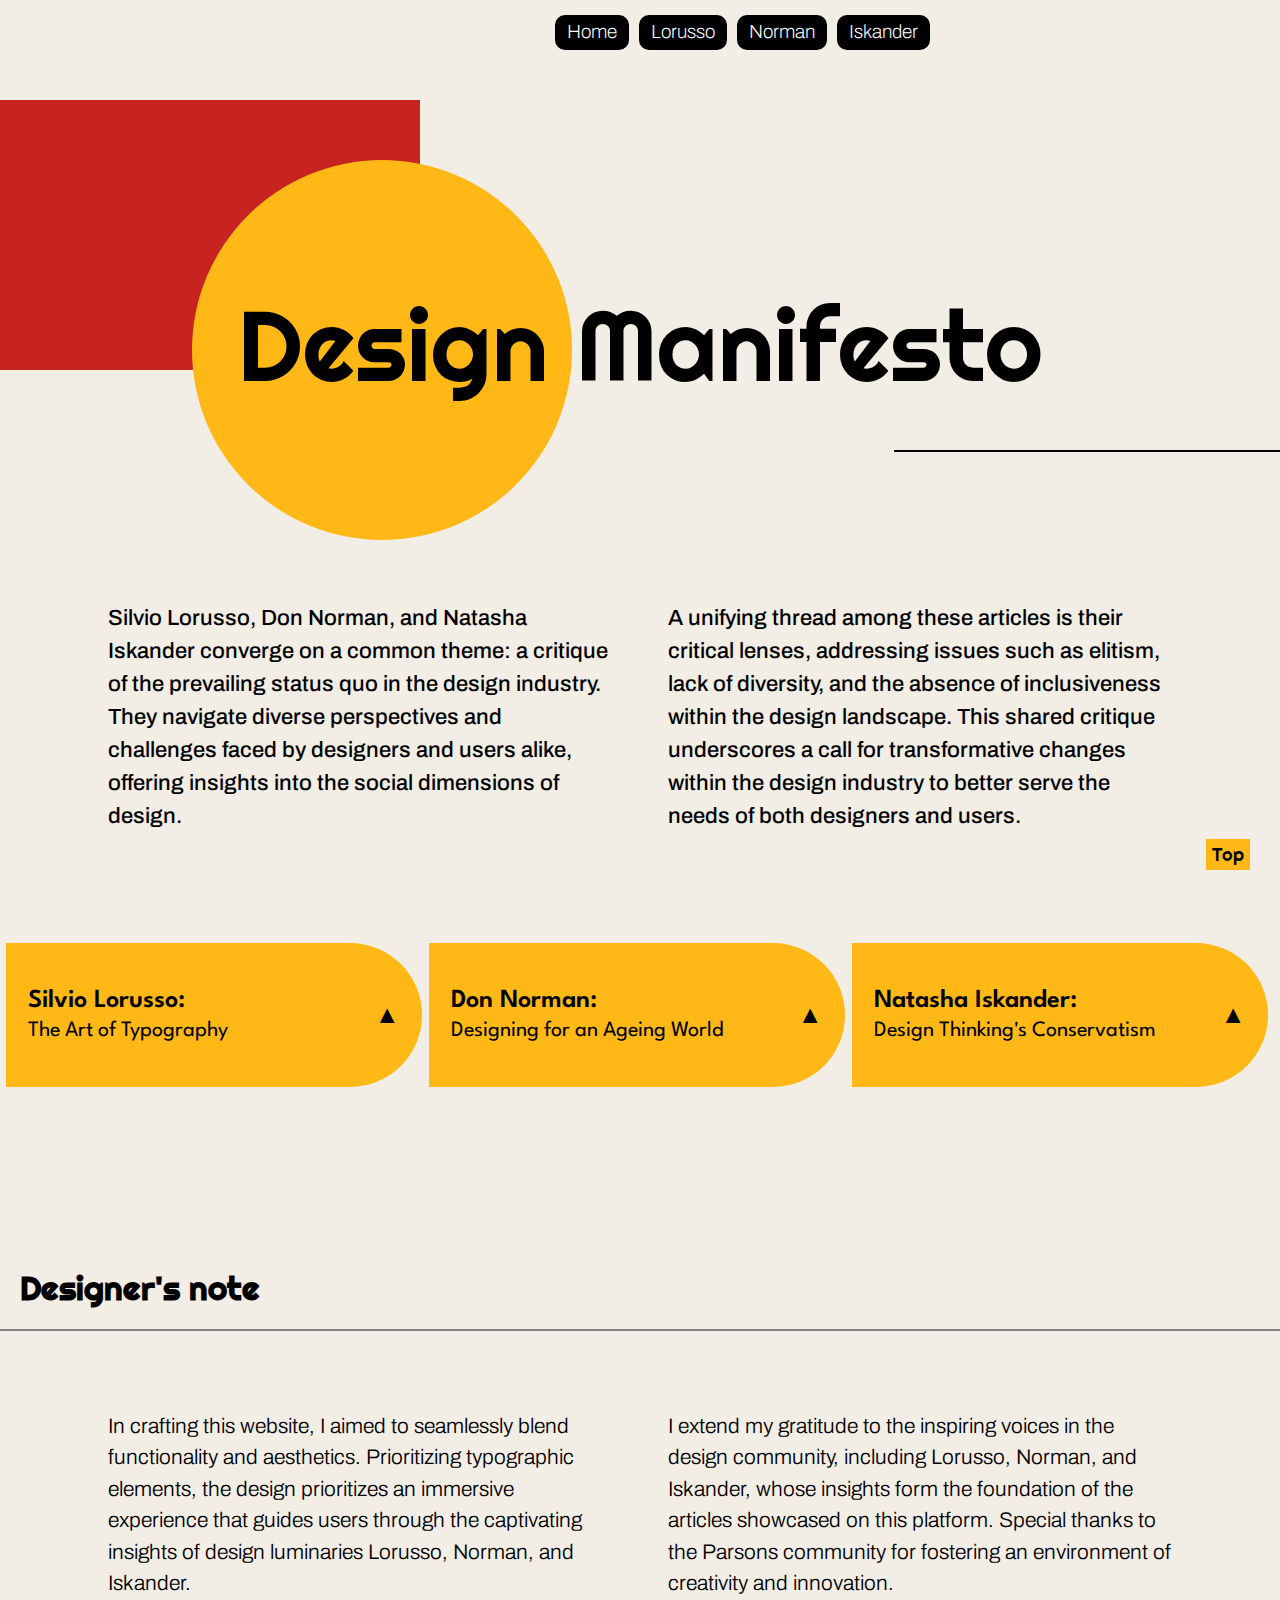
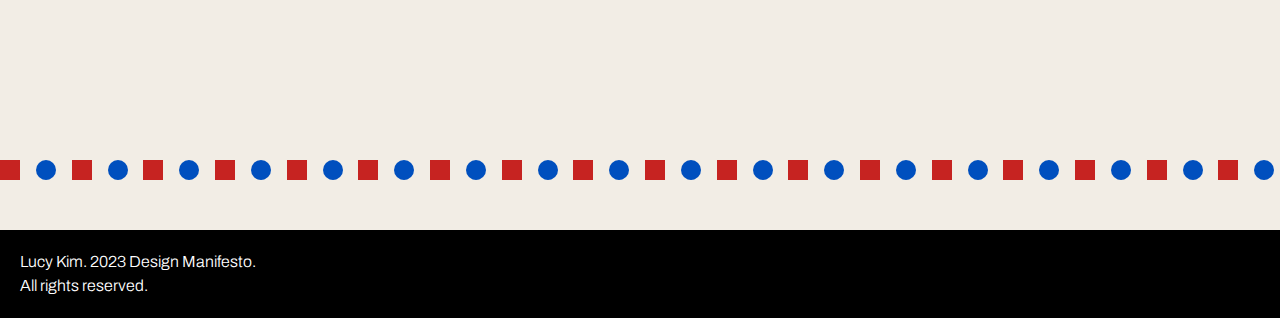
<file: index.html>
<!doctype html>
<html>
    <head>
        <meta charset="utf-8">
        <meta name="viewport" content="width=device-width, initial-scale=1" >
        <link rel="stylesheet" href="common.css">
        <link rel="stylesheet" href="landing-page.css">
        <link rel="preconnect" href="https://fonts.googleapis.com"> 
<link rel="preconnect" href="https://fonts.gstatic.com" crossorigin> 
<link href="https://fonts.googleapis.com/css2?family=Archivo:ital,wght@0,100;0,200;0,300;0,400;0,500;0,600;0,700;0,800;0,900;1,100;1,200;1,300;1,400;1,500;1,600;1,700;1,800;1,900&family=League+Spartan:wght@100;200;300;400;500;600;700;800;900&family=Nanum+Myeongjo:wght@400;700;800&family=Righteous&family=Roboto+Serif:ital,opsz,wght@0,8..144,100;0,8..144,200;0,8..144,300;0,8..144,400;0,8..144,500;0,8..144,600;1,8..144,100;1,8..144,200;1,8..144,300;1,8..144,400;1,8..144,500;1,8..144,600&family=Roboto:ital,wght@0,100;0,300;1,100&display=swap" rel="stylesheet">
    </head>


<body>

    <div id="top-anchor"></div>

    <div class="top_button">
        <a href="#top-anchor">
            <h6>Top</h6>
        </a>
    </div>

<header>
    <div class="logo">
        <h1><a href="index.html">Home</a></h1>
        <h1><a href="Lorusso.html">Lorusso</a></h1>
        <h1><a href="Norman.html">Norman</a></h1>
        <h1><a href="Iskander.html">Iskander</a></h1>
    </div>
</header>

<div class="overview">

    <div class="overview_title">
    
        <div class="overview_title_shape_1"></div>
        <div class="overview_title_shape_2"></div>
        <div class="overview_title_element">
            <h1>Design Manifesto</h1>
        </div>
        <div class="overview_title_line"></div>

    </div>

    <div class="overview_intro">
        <div class="overview_intro_paragraph">
            <p>Silvio Lorusso, Don Norman, and Natasha Iskander converge on a common theme: a critique of the prevailing status quo in the design industry. They navigate diverse perspectives and challenges faced by designers and users alike, offering insights into the social dimensions of design. </p>
        </div>

        <div class="overview_intro_paragraph">
            <p>A unifying thread among these articles is their critical lenses, addressing issues such as elitism, lack of diversity, and the absence of inclusiveness within the design landscape. This shared critique underscores a call for transformative changes within the design industry to better serve the needs of both designers and users.</p>
        </div>
    </div>

</div>


<div class="articles">

    <div class="articles_summary">
        <details>

            <summary>
                <div class="articles_summary_title">
                    <h1>Silvio Lorusso:</h1>
                    <h2>The Art of Typography</h2>
                </div>
            </summary>

            <div class="summary_text">
                <p>Silvio Lorusso delves into the erosion of the intellectual role of designers, attributing it to the contemporary prevalence of automatism, defaultism, and the pervasive template culture prevalent in web design. His exploration highlights the adverse impact of these trends on the creative autonomy and intellectual depth that are traditionally associated with the design profession.</p>
                <a href="Lorusso.html">↗︎</a>
            </div>

        </details>
    </div>

    <div class="articles_summary">
        <details>

            <summary>
                <div class="articles_summary_title">
                    <h1>Don Norman:</h1>
                    <h2>Designing for an Ageing World</h2>
                </div>
            </summary>
            
                <div class="summary_text">
                    <p>Don Norman scrutinizes prevailing design trends that neglect the inclusivity needs of the elderly population. Norman sheds light on the challenges faced by older individuals in adapting to the rapidly evolving technology, emphasizing the importance of user-friendly design that considers all age groups. His insights provide a critical perspective on the societal implications of design choices.</p>
                    <a href="Norman.html">↗︎</a>
                </div>

        </details>
    </div>

    <div class="articles_summary">
        <details>

            <summary>
                <div class="articles_summary_title">
                    <h1>Natasha Iskander: </h1>
                    <h2>Design Thinking's Conservatism</h2>
                </div>
            </summary>

                <div class="summary_text">
                    <p>Natasha Iskander takes on the task of challenging the established norms in design thinking. Her scrutiny extends to the foundations of design thinking and the consequential paradigmatic shifts within the creative industries. Iskander's examination prompts a reevaluation of the status quo, raising questions about the efficacy of existing design methodologies and advocating for a more inclusive approach.</p>
                    <a href="Iskander.html">↗︎</a>
                </div>

        </details>
    </div>

    <div class="articles_summary">

    </div>

</div>

<section class="colophon">
    <h3>Designer's note</h3>

    <div class="colophon_paragraph">
        <div class="colophon_paragraph_text">
            <p>In crafting this website, I aimed to seamlessly blend functionality and aesthetics. Prioritizing typographic elements, the design prioritizes an immersive experience that guides users through the captivating insights of design luminaries Lorusso, Norman, and Iskander.</p>
        </div>

        <div class="colophon_paragraph_text">
            <p>I extend my gratitude to the inspiring voices in the design community, including Lorusso, Norman, and Iskander, whose insights form the foundation of the articles showcased on this platform. Special thanks to the Parsons community for fostering an environment of creativity and innovation.</p>
        </div>
    </div>
    
</section>

</body>

<div class="divider_section_container">
    <div class="divider_section">
        <div class="divider"></div>
        <div class="divider"></div>
        <div class="divider"></div>
        <div class="divider"></div>
        <div class="divider"></div>
        <div class="divider"></div>
    </div>
    <div class="divider_section">
        <div class="divider"></div>
        <div class="divider"></div>
        <div class="divider"></div>
        <div class="divider"></div>
        <div class="divider"></div>
        <div class="divider"></div>
    </div>
    <div class="divider_section">
        <div class="divider"></div>
        <div class="divider"></div>
        <div class="divider"></div>
        <div class="divider"></div>
        <div class="divider"></div>
        <div class="divider"></div>
    </div>
    <div class="divider_section">
        <div class="divider"></div>
        <div class="divider"></div>
        <div class="divider"></div>
        <div class="divider"></div>
        <div class="divider"></div>
        <div class="divider"></div>
    </div>
    <div class="divider_section">
        <div class="divider"></div>
        <div class="divider"></div>
        <div class="divider"></div>
        <div class="divider"></div>
        <div class="divider"></div>
        <div class="divider"></div>
    </div>
    <div class="divider_section">
        <div class="divider"></div>
        <div class="divider"></div>
        <div class="divider"></div>
        <div class="divider"></div>
        <div class="divider"></div>
        <div class="divider"></div>
    </div>
</div>



<footer>
   <p>Lucy Kim. 2023 Design Manifesto. </p>
   <p>All rights reserved.</p> 
</footer>
</html>




<!-- practice  -->
<!-- practice  -->
<!-- practice  -->
</file>
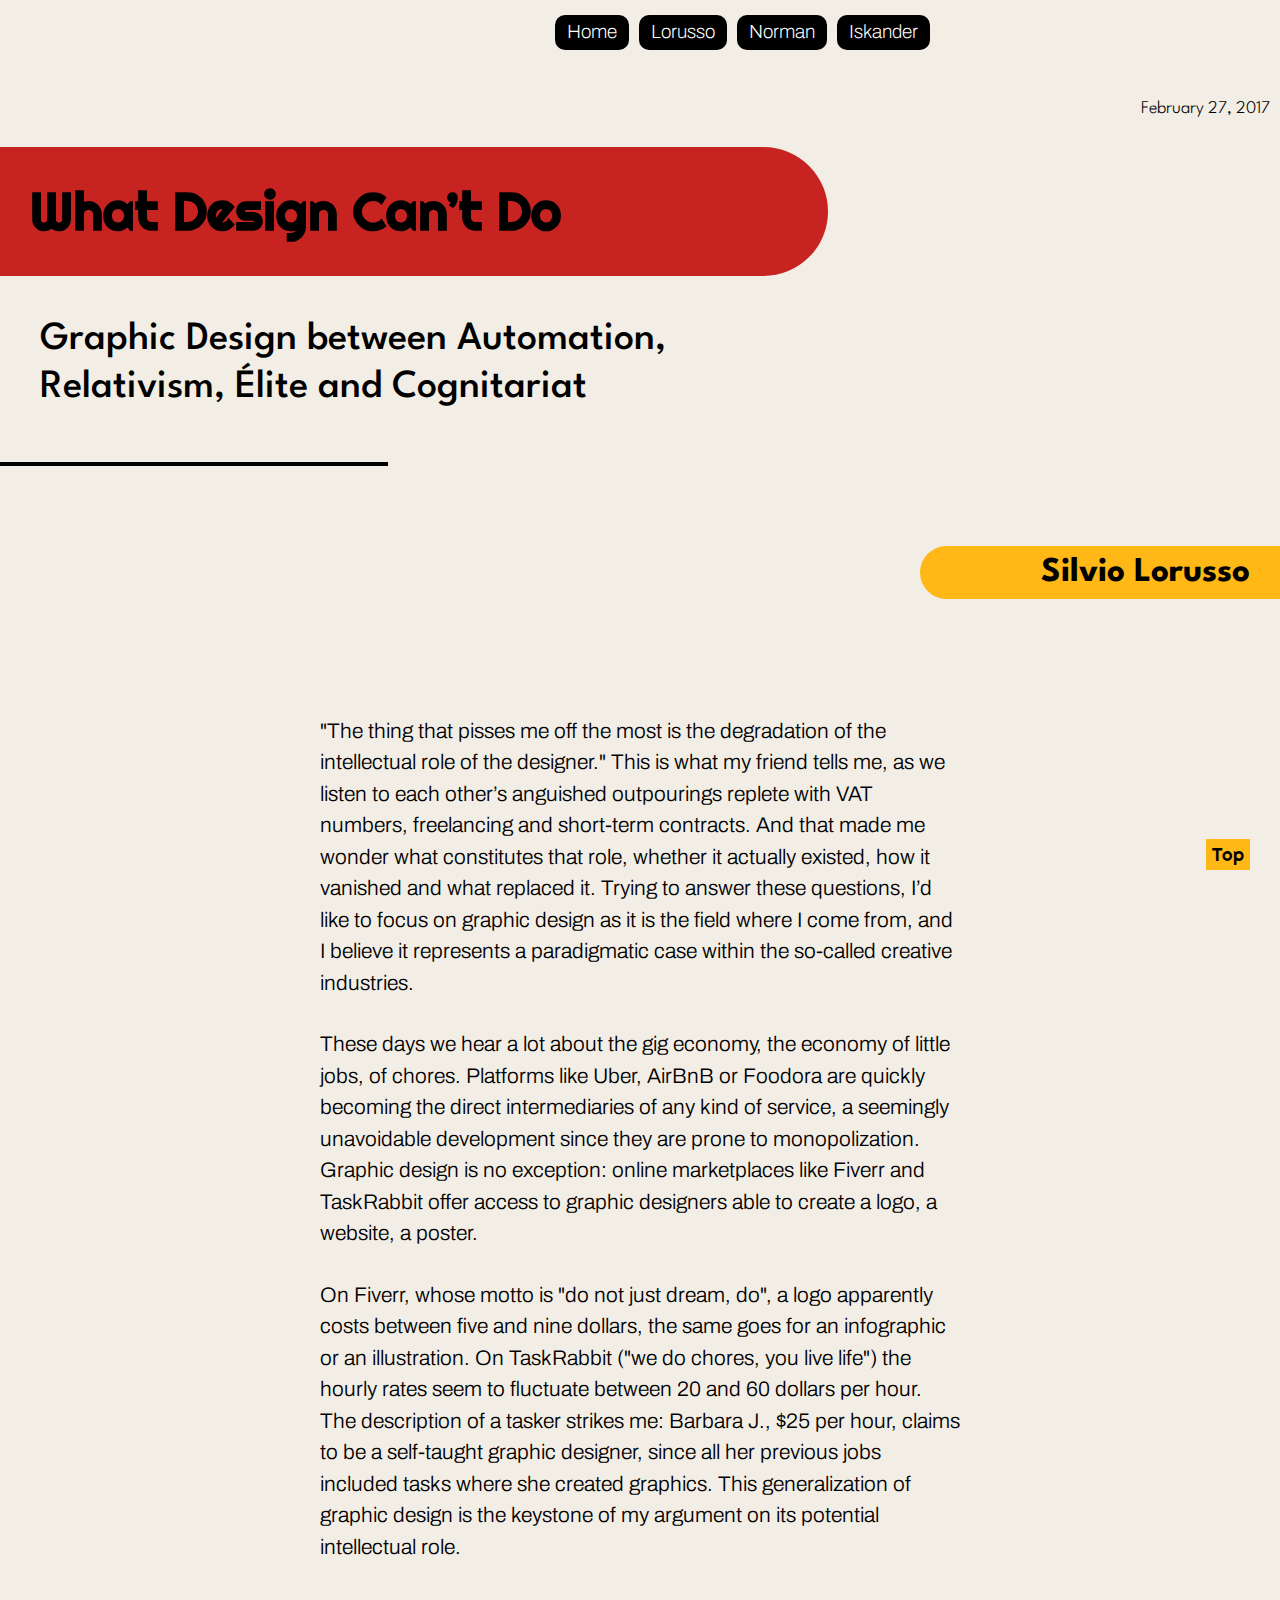
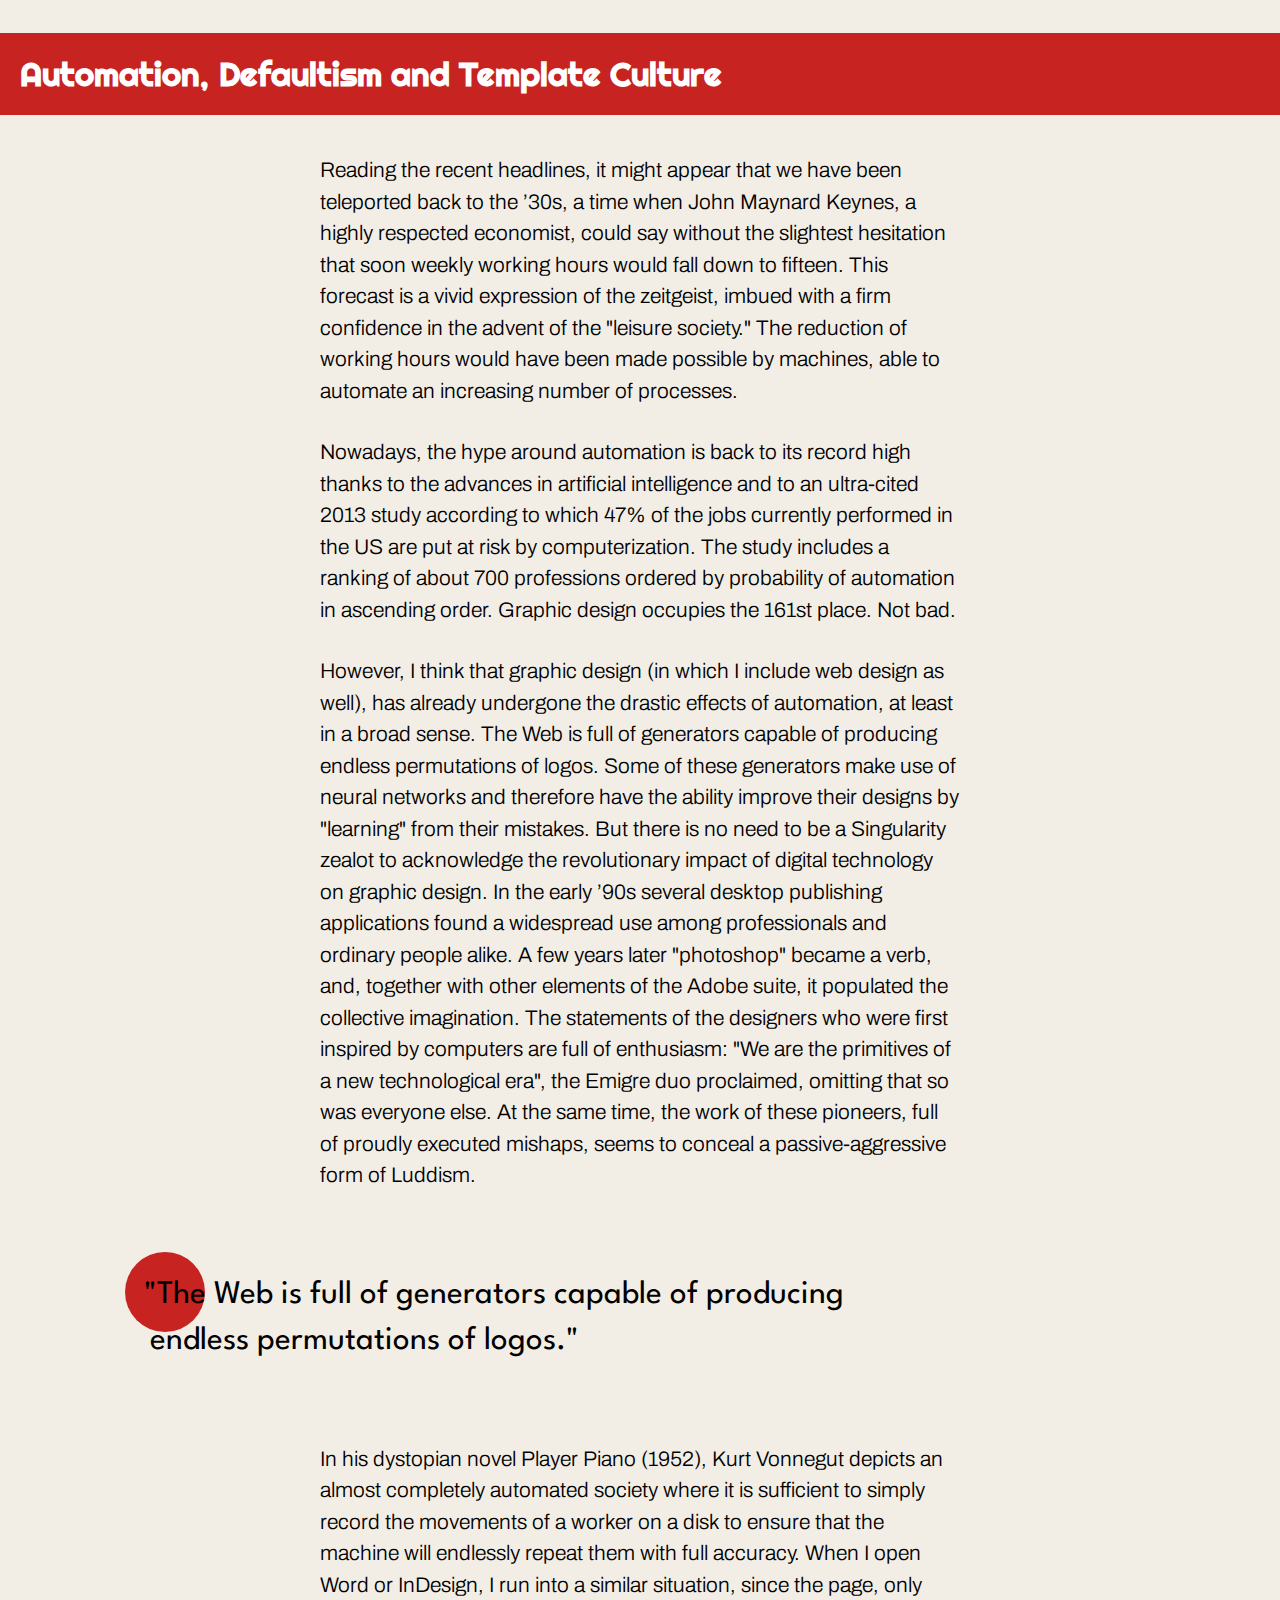
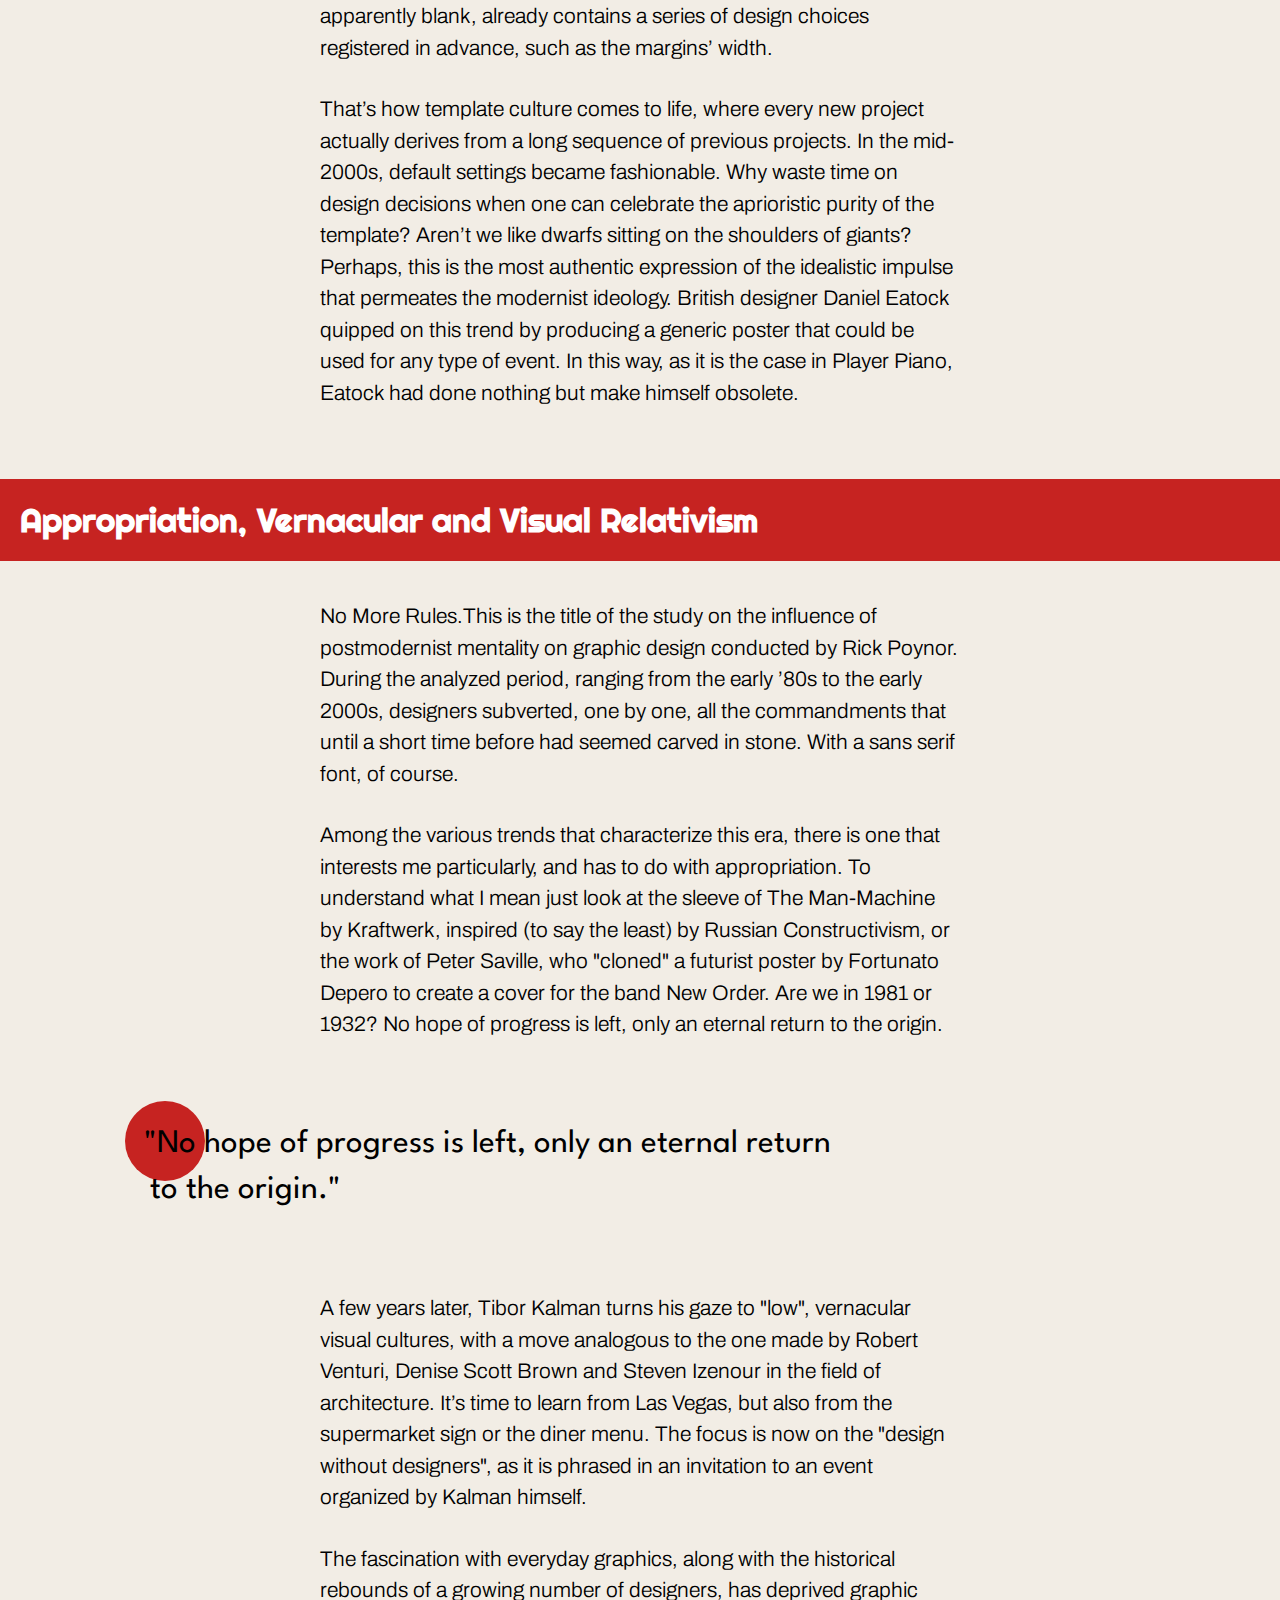
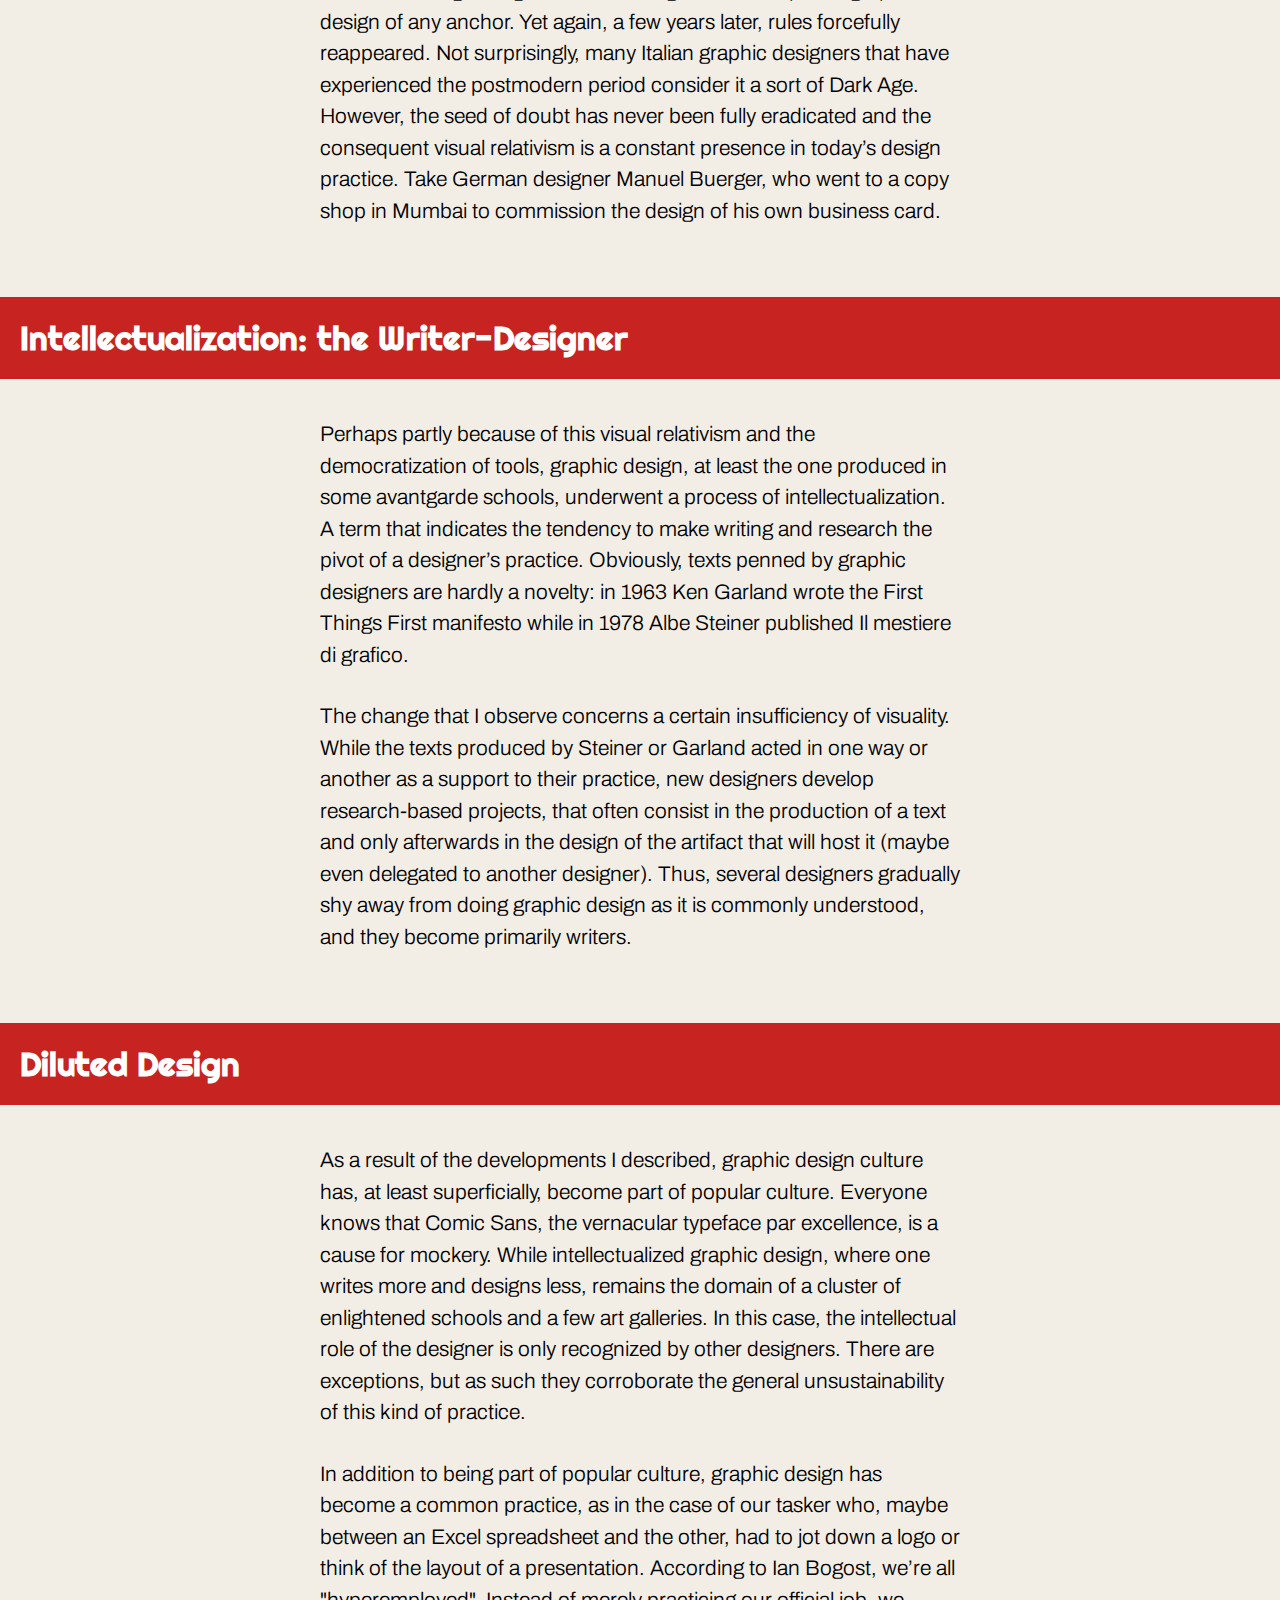
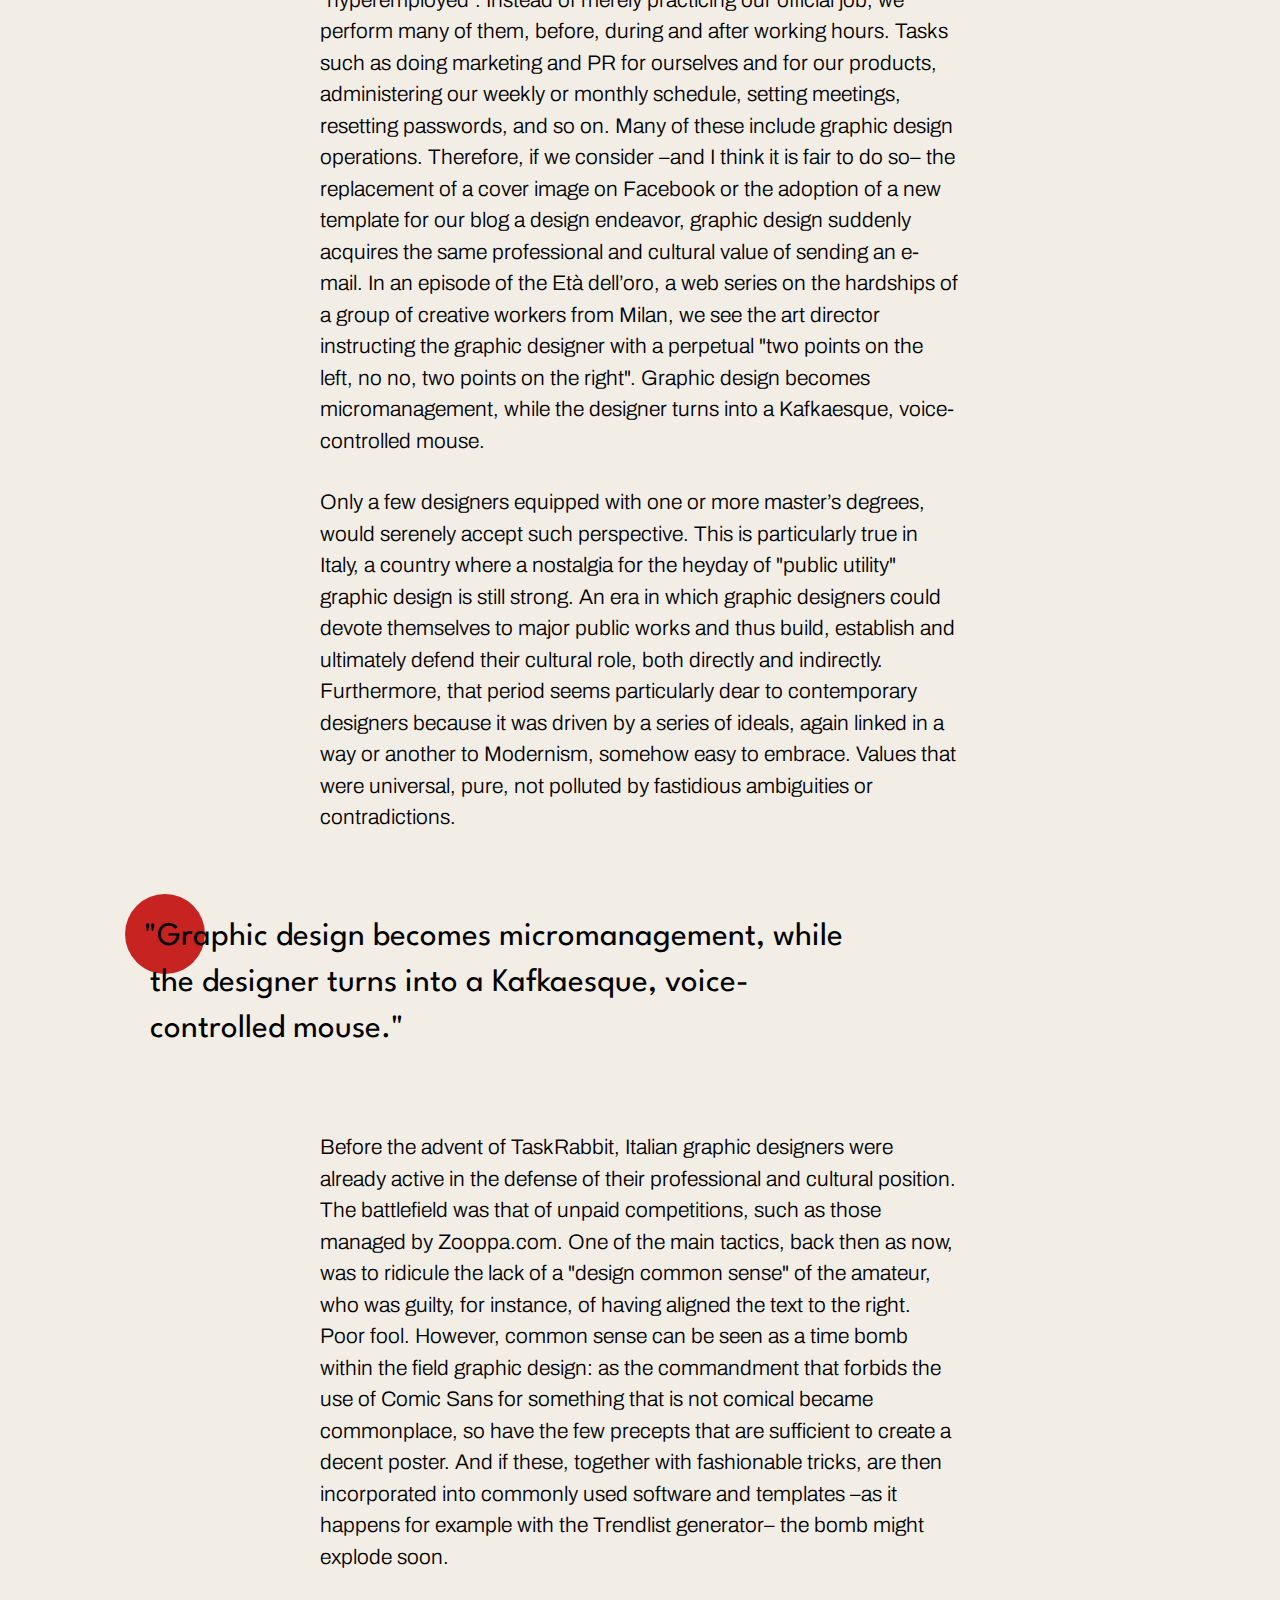
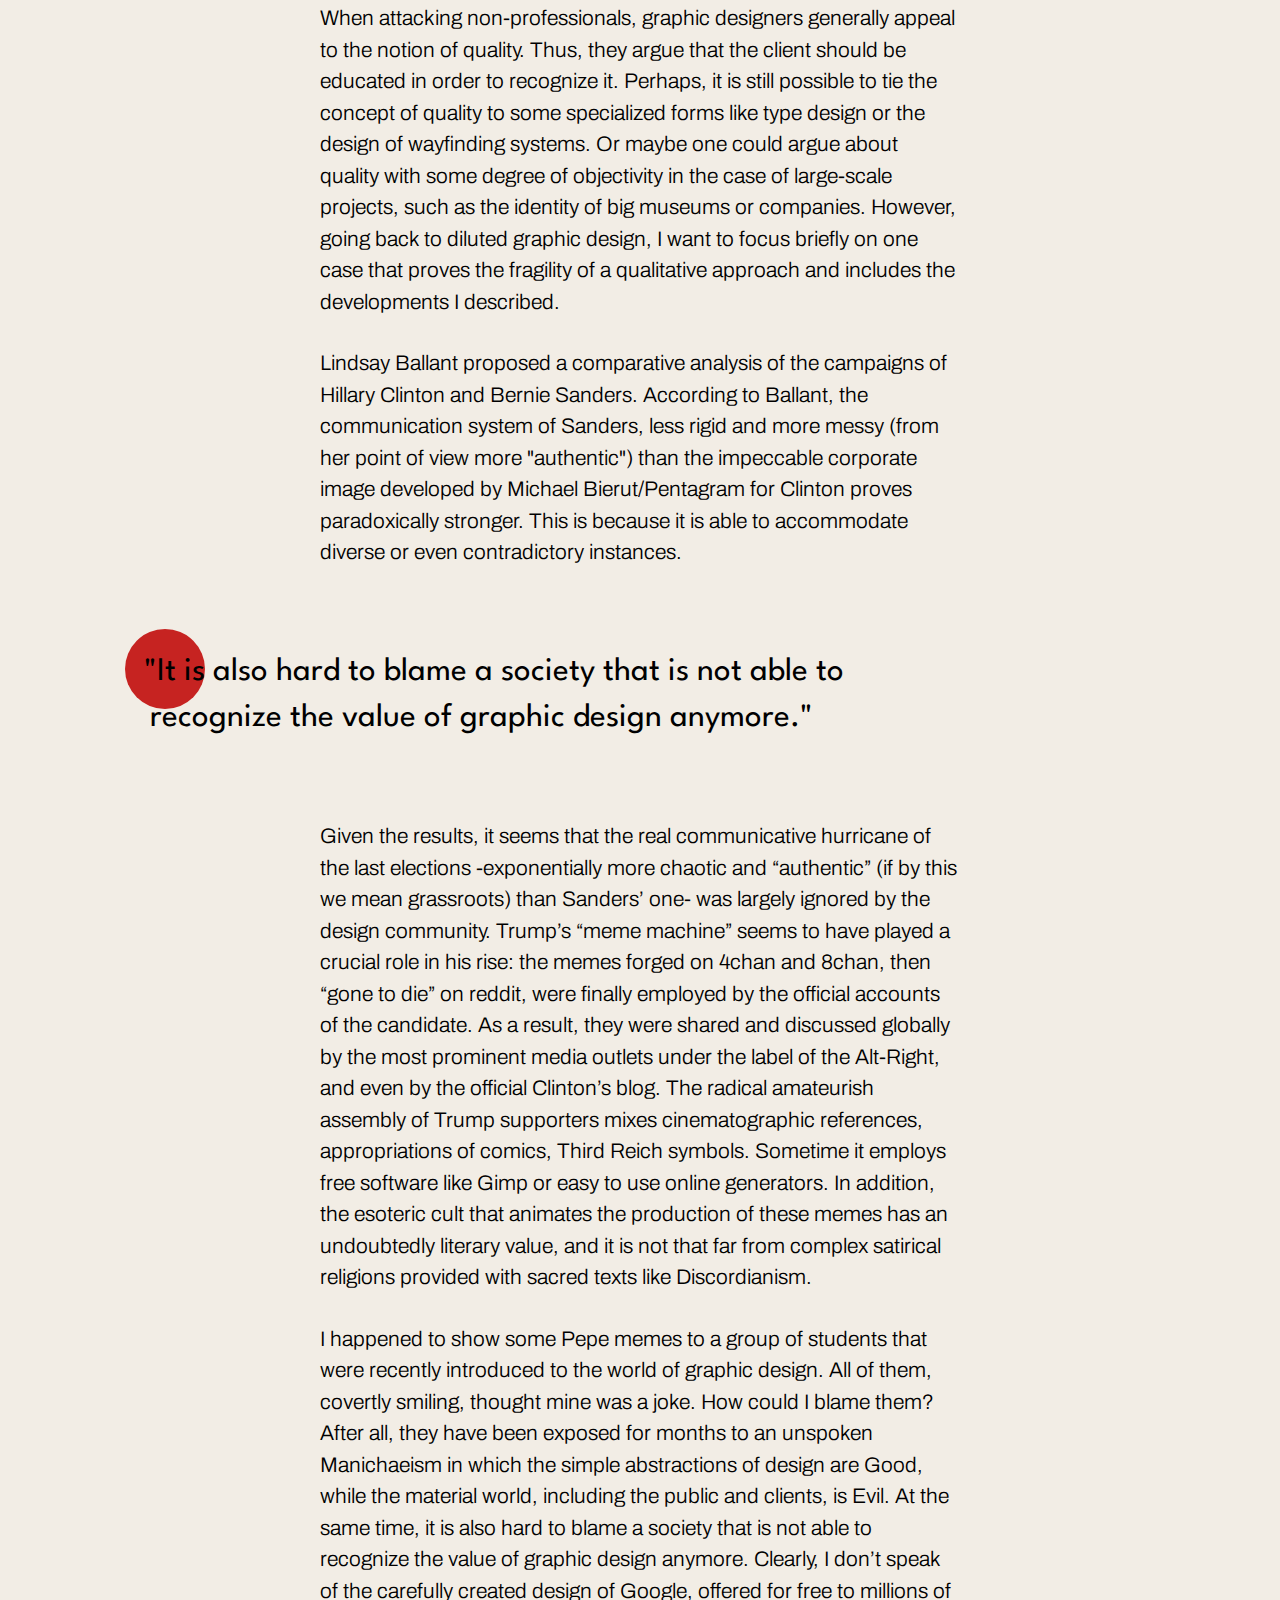
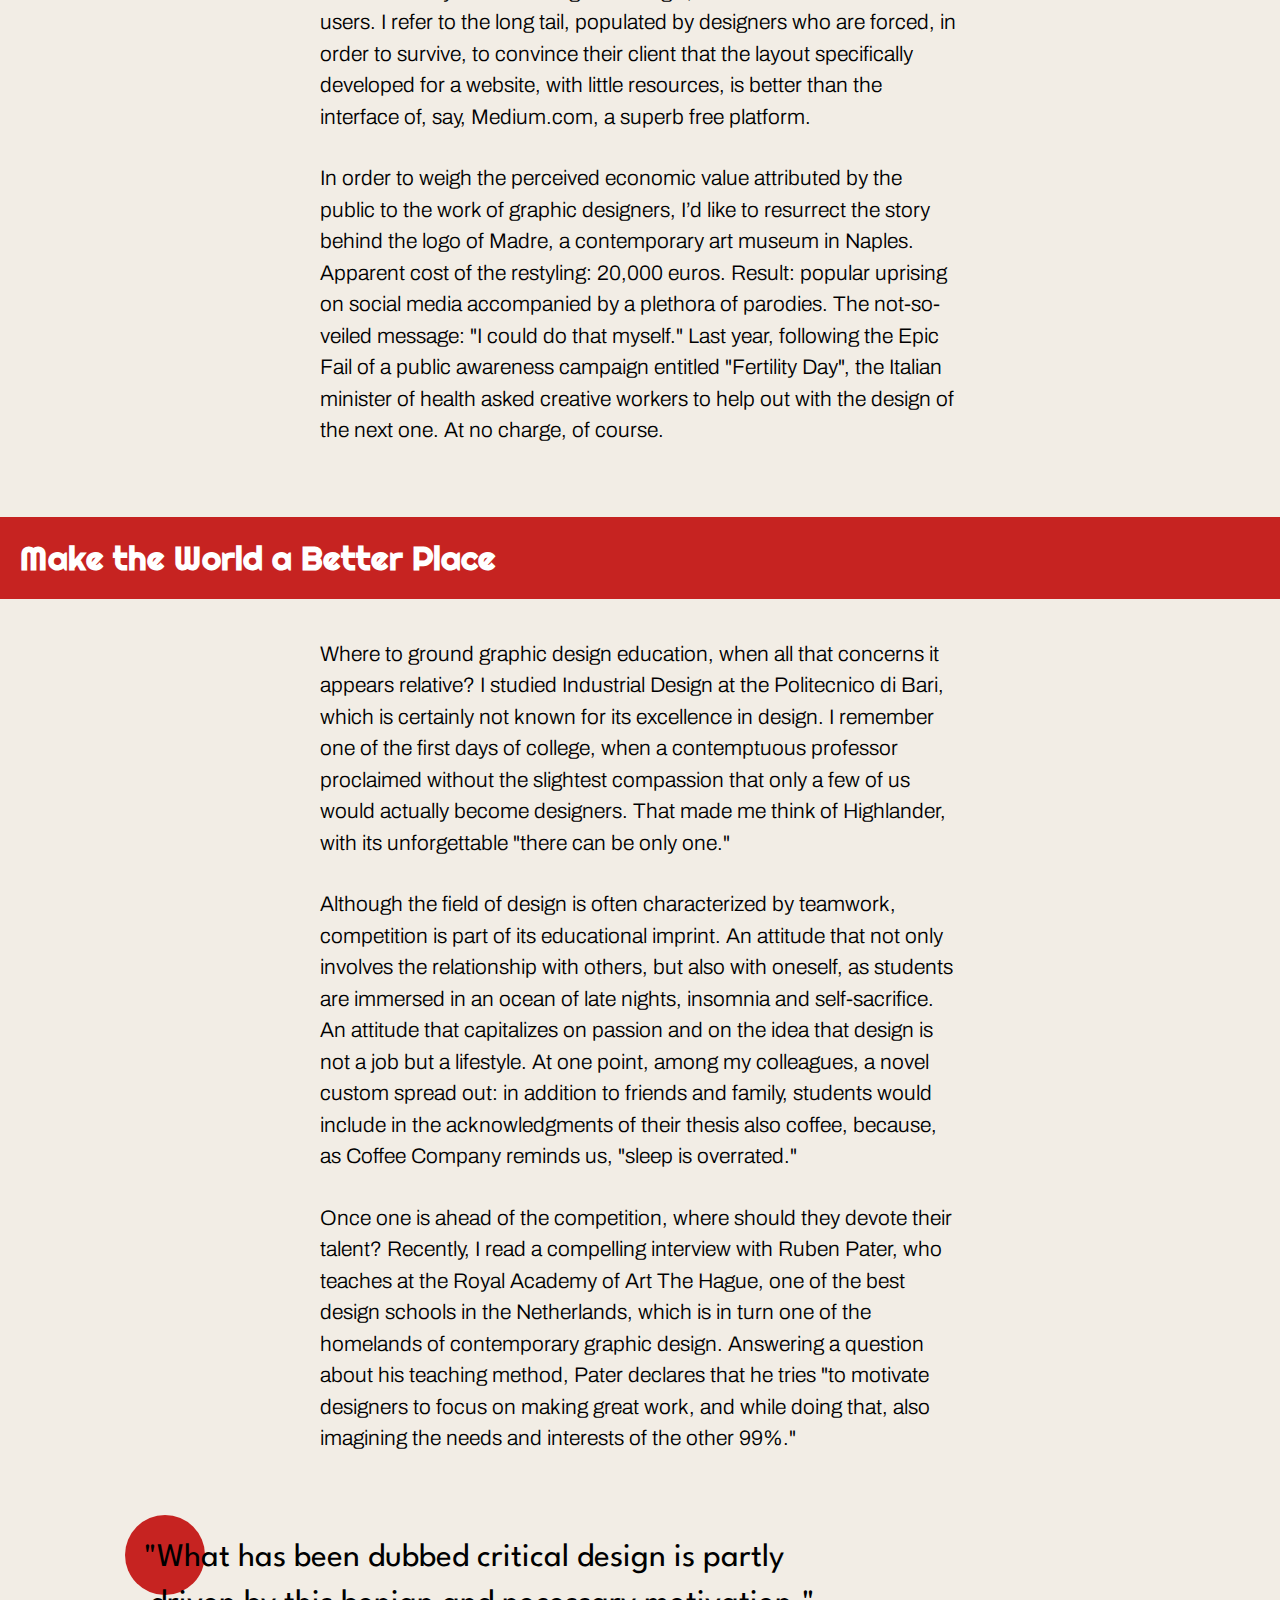
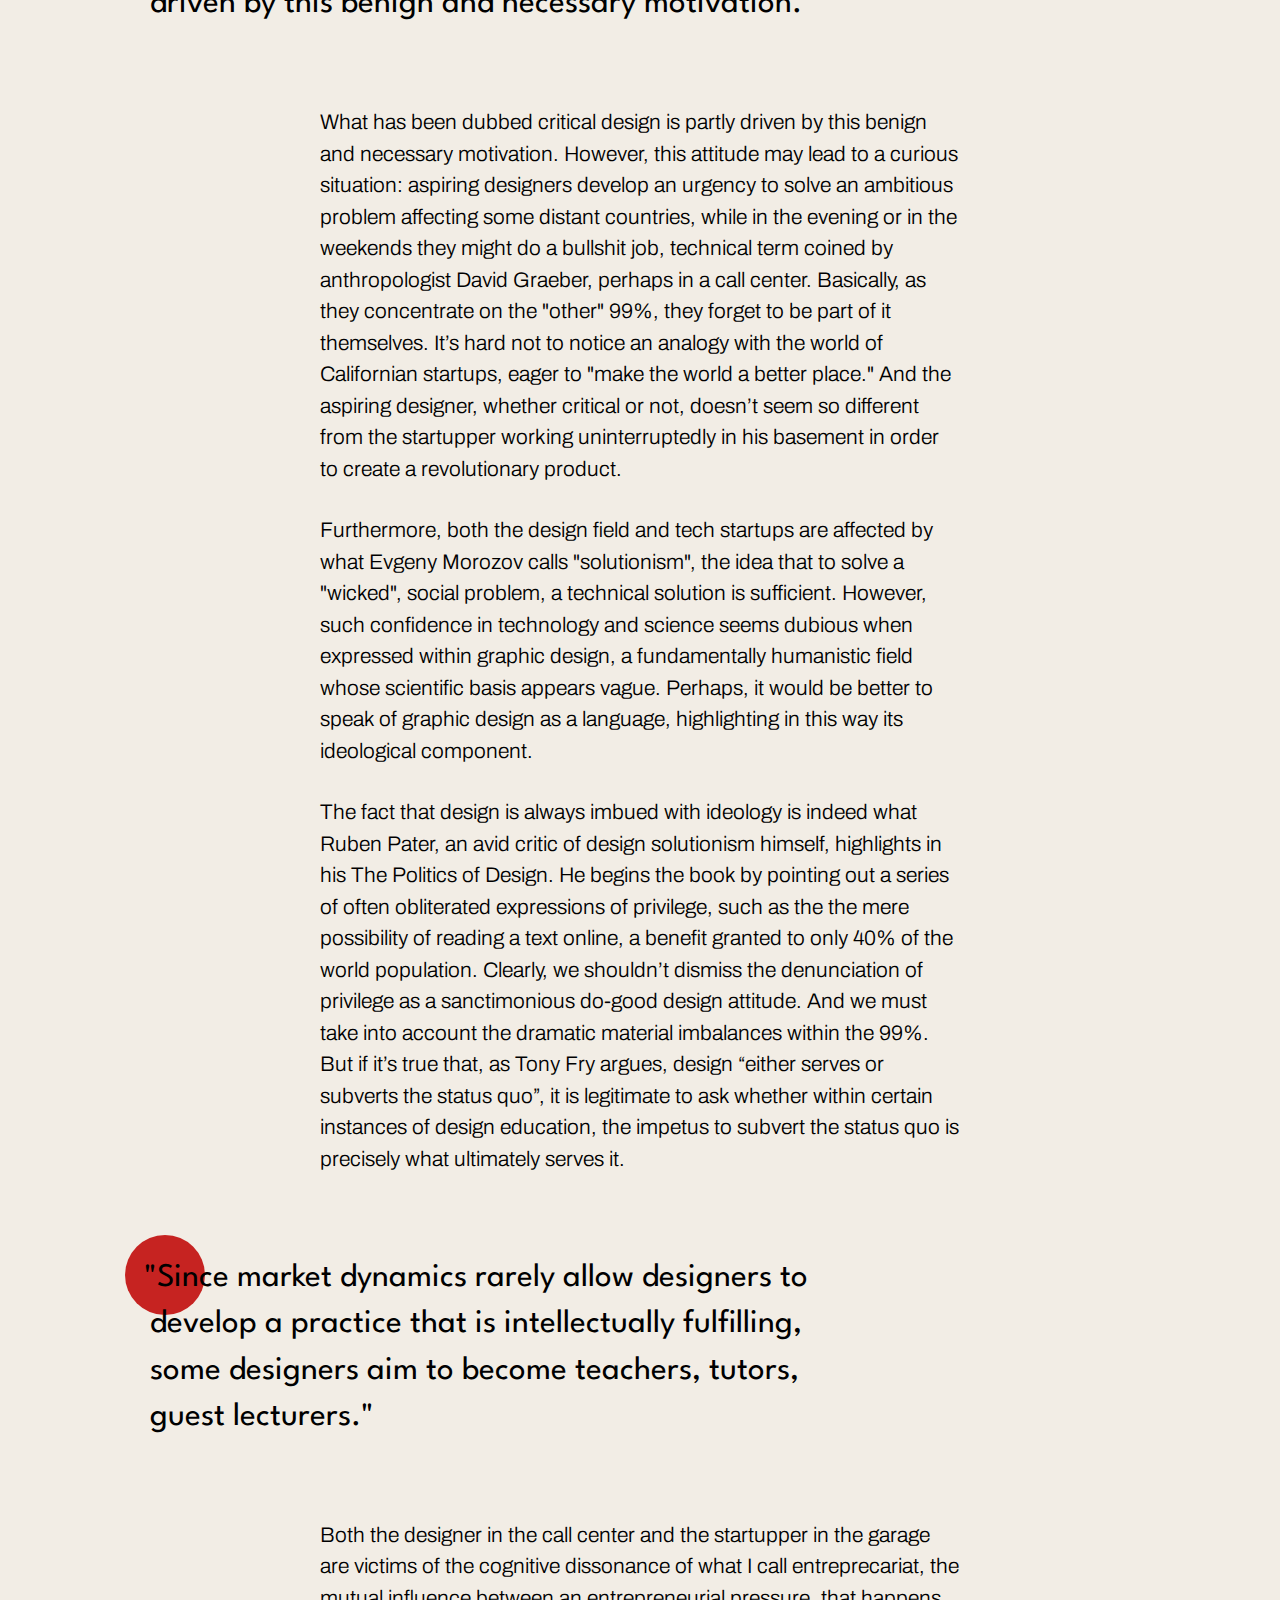
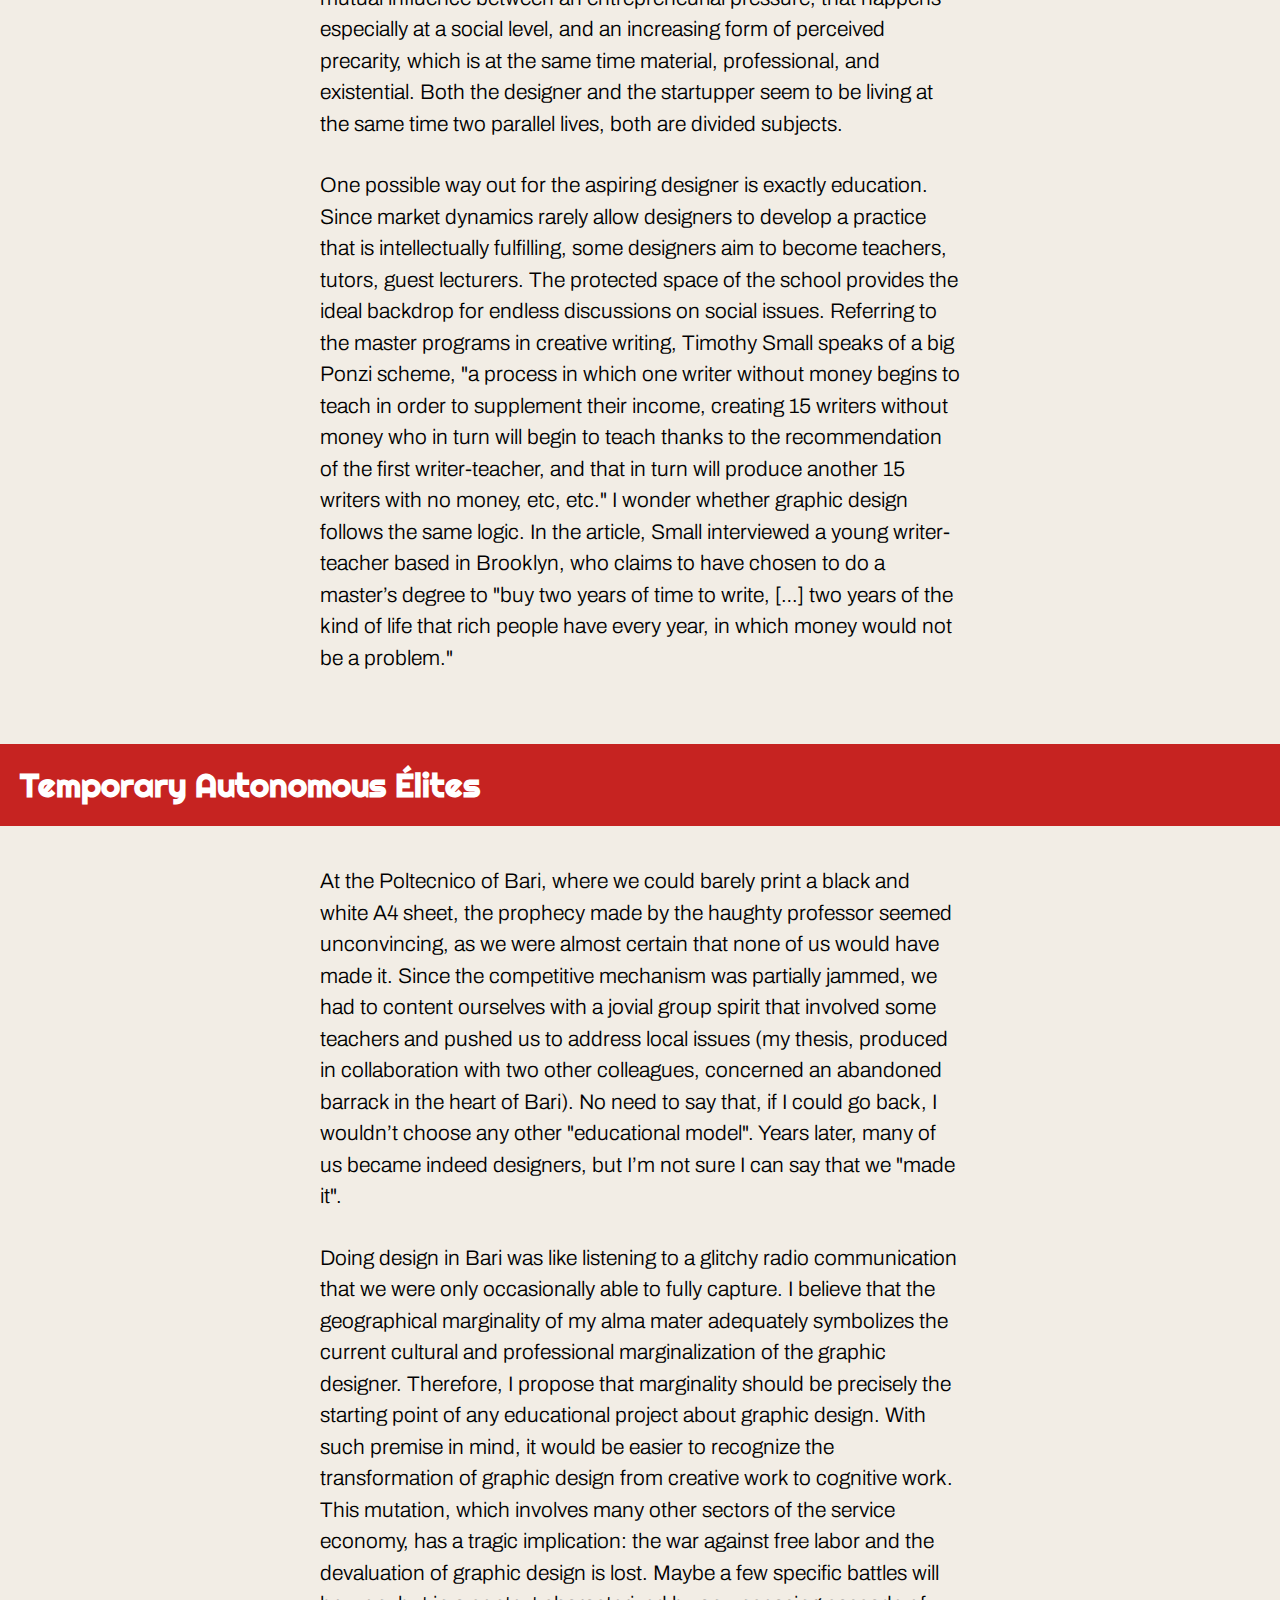
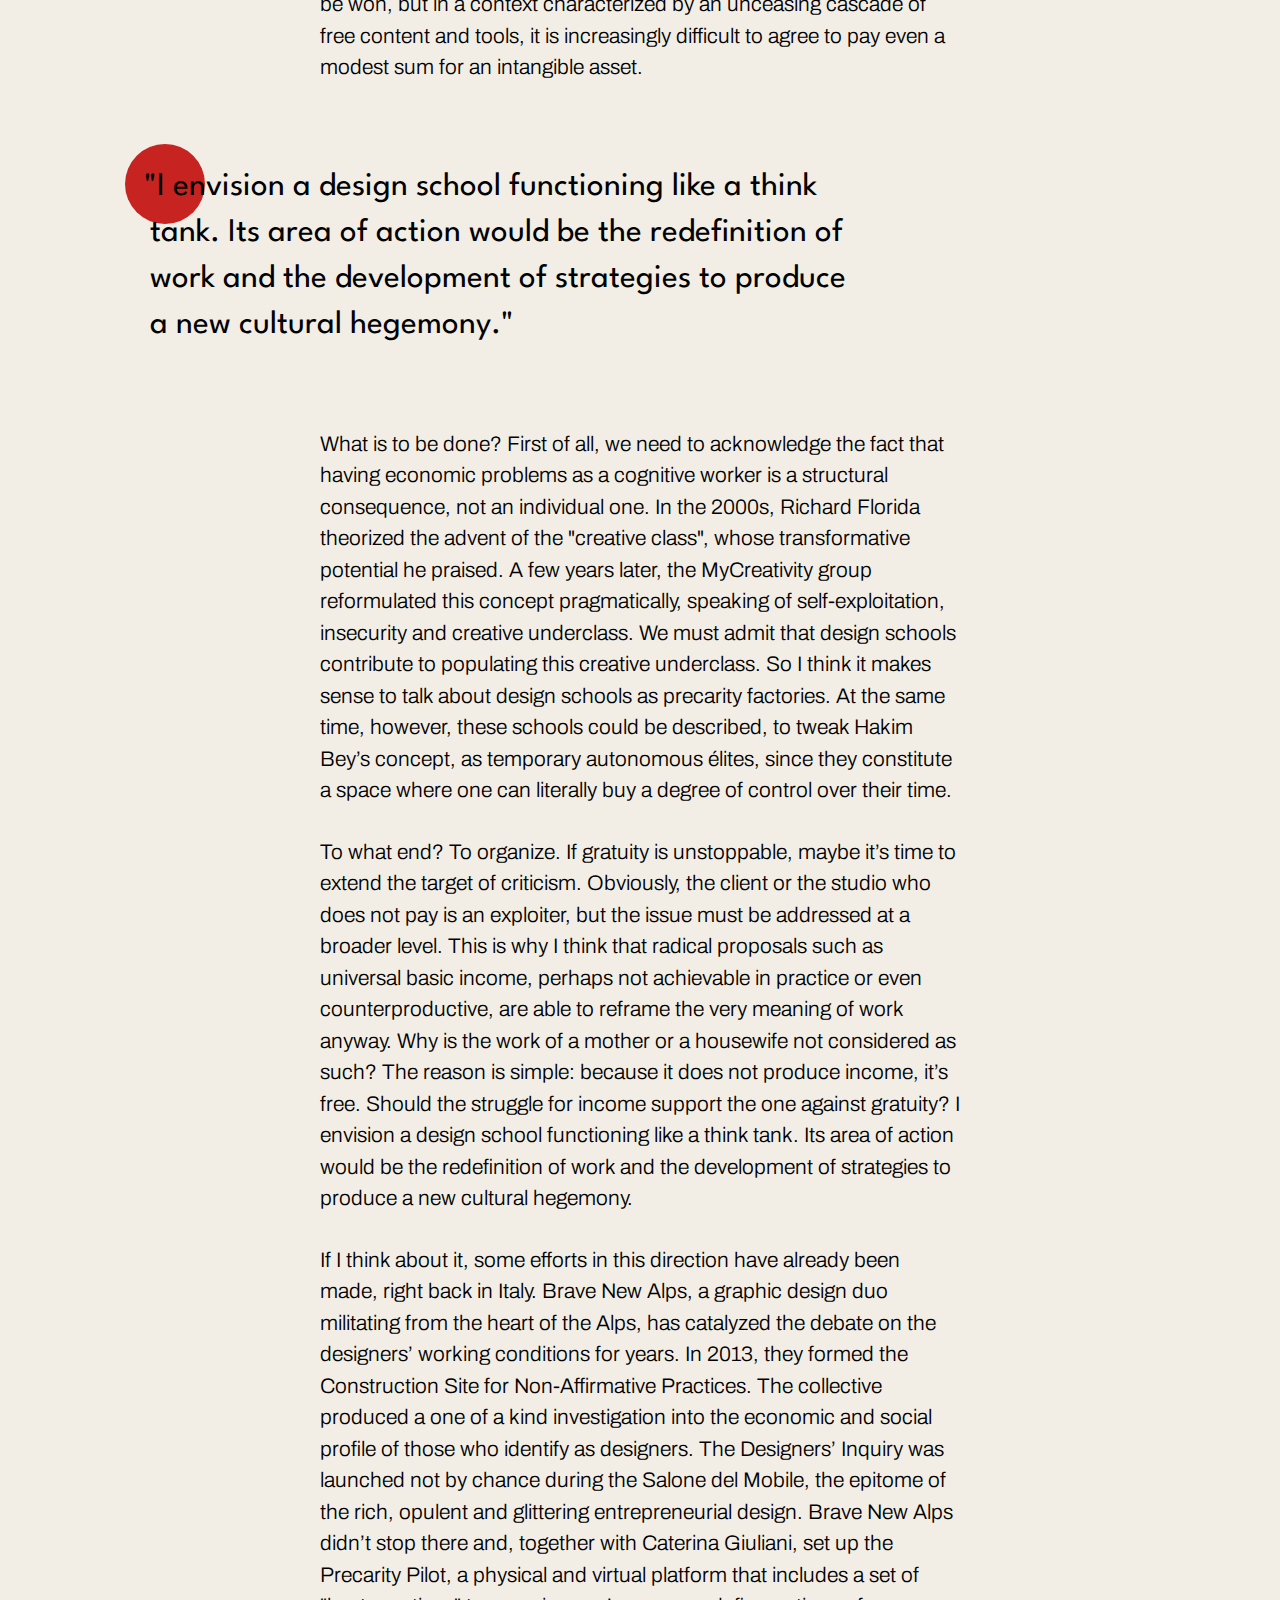
<file: Lorusso.html>
<!doctype html>
<html>
    <head>
        <meta charset="utf-8">
        <meta name="viewport" content="width=device-width, initial-scale=1">
        <link rel="stylesheet" href="common.css">
        <link rel="stylesheet" href="lorusso.css">
        <link rel="preconnect" href="https://fonts.googleapis.com"> 
<link rel="preconnect" href="https://fonts.gstatic.com" crossorigin> 
<link href="https://fonts.googleapis.com/css2?family=Archivo:ital,wght@0,100;0,200;0,300;0,400;0,500;0,600;0,700;0,800;0,900;1,100;1,200;1,300;1,400;1,500;1,600;1,700;1,800;1,900&family=League+Spartan:wght@100;200;300;400;500;600;700;800;900&family=Nanum+Myeongjo:wght@400;700;800&family=Righteous&family=Roboto+Serif:ital,opsz,wght@0,8..144,100;0,8..144,200;0,8..144,300;0,8..144,400;0,8..144,500;0,8..144,600;1,8..144,100;1,8..144,200;1,8..144,300;1,8..144,400;1,8..144,500;1,8..144,600&family=Roboto:ital,wght@0,100;0,300;1,100&display=swap" rel="stylesheet">
    </head>

<body>


    <div id="top-anchor"></div>

    <div class="top_button">
        <a href="#top-anchor">
            <h6>Top</h6>
        </a>
    </div>

    <header>
        <div class="logo">
            <h1><a href="index.html">Home</a></h1>
            <h1><a href="Lorusso.html">Lorusso</a></h1>
            <h1><a href="Norman.html">Norman</a></h1>
            <h1><a href="Iskander.html">Iskander</a></h1>
        </div>
    </header>

<!-- Silvio Lorusso Text -->
<section class="Lorusso">

    <div class="heading">
        <h5>February 27, 2017</h5>
        <h1>What Design Can’t Do</h1>
        <h2>Graphic Design between Automation, Relativism, Élite and Cognitariat</h2>
        <div class="heading_line"></div>
        <h4>Silvio Lorusso</h4>
    </div>


    <p>"The thing that pisses me off the most is the degradation of the intellectual role of the designer." This is what my friend tells me, as we listen to each other’s anguished outpourings replete with VAT numbers, freelancing and short-term contracts. And that made me wonder what constitutes that role, whether it actually existed, how it vanished and what replaced it. Trying to answer these questions, I’d like to focus on graphic design as it is the field where I come from, and I believe it represents a paradigmatic case within the so-called creative industries.</p>
    <p>These days we hear a lot about the gig economy, the economy of little jobs, of chores. Platforms like Uber, AirBnB or Foodora are quickly becoming the direct intermediaries of any kind of service, a seemingly unavoidable development since they are prone to monopolization. Graphic design is no exception: online marketplaces like Fiverr and TaskRabbit offer access to graphic designers able to create a logo, a website, a poster.</p>
    <p>On Fiverr, whose motto is "do not just dream, do", a logo apparently costs between five and nine dollars, the same goes for an infographic or an illustration. On TaskRabbit ("we do chores, you live life") the hourly rates seem to fluctuate between 20 and 60 dollars per hour. The description of a tasker strikes me: Barbara J., $25 per hour, claims to be a self-taught graphic designer, since all her previous jobs included tasks where she created graphics. This generalization of graphic design is the keystone of my argument on its potential intellectual role.</p>
    
    <!-- first section -->
    <div class="paragraphs">
        <div class="h3_container">
            <h3>Automation, Defaultism and Template Culture</h3>
        </div>

            <p>Reading the recent headlines, it might appear that we have been teleported back to the ’30s, a time when John Maynard Keynes, a highly respected economist, could say without the slightest hesitation that soon weekly working hours would fall down to fifteen. This forecast is a vivid expression of the zeitgeist, imbued with a firm confidence in the advent of the "leisure society." The reduction of working hours would have been made possible by machines, able to automate an increasing number of processes.</p>
            <p>Nowadays, the hype around automation is back to its record high thanks to the advances in artificial intelligence and to an ultra-cited 2013 study according to which 47% of the jobs currently performed in the US are put at risk by computerization. The study includes a ranking of about 700 professions ordered by probability of automation in ascending order. Graphic design occupies the 161st place. Not bad.</p>
            <p>However, I think that graphic design (in which I include web design as well), has already undergone the drastic effects of automation, at least in a broad sense. The Web is full of generators capable of producing endless permutations of logos. Some of these generators make use of neural networks and therefore have the ability improve their designs by "learning" from their mistakes. But there is no need to be a Singularity zealot to acknowledge the revolutionary impact of digital technology on graphic design. In the early ’90s several desktop publishing applications found a widespread use among professionals and ordinary people alike. A few years later "photoshop" became a verb, and, together with other elements of the Adobe suite, it populated the collective imagination. The statements of the designers who were first inspired by computers are full of enthusiasm: "We are the primitives of a new technological era", the Emigre duo proclaimed, omitting that so was everyone else. At the same time, the work of these pioneers, full of proudly executed mishaps, seems to conceal a passive-aggressive form of Luddism.</p>
            
        <div class="blockquote_div">
            <div class="blockquote_circle"></div>
            <blockquote>"The Web is full of generators capable of producing endless permutations of logos."</blockquote>
        </div>
    
            <p>In his dystopian novel Player Piano (1952), Kurt Vonnegut depicts an almost completely automated society where it is sufficient to simply record the movements of a worker on a disk to ensure that the machine will endlessly repeat them with full accuracy. When I open Word or InDesign, I run into a similar situation, since the page, only apparently blank, already contains a series of design choices registered in advance, such as the margins’ width.</p>
            <p>That’s how template culture comes to life, where every new project actually derives from a long sequence of previous projects. In the mid-2000s, default settings became fashionable. Why waste time on design decisions when one can celebrate the aprioristic purity of the template? Aren’t we like dwarfs sitting on the shoulders of giants? Perhaps, this is the most authentic expression of the idealistic impulse that permeates the modernist ideology. British designer Daniel Eatock quipped on this trend by producing a generic poster that could be used for any type of event. In this way, as it is the case in Player Piano, Eatock had done nothing but make himself obsolete.</p>
    </div>

     <!-- second section -->
    <div class="paragraphs">
        <div class="h3_container">
            <h3>Appropriation, Vernacular and Visual Relativism</h3>
        </div>
   
            <p><Italics>No More Rules.</Italics>This is the title of the study on the influence of postmodernist mentality on graphic design conducted by Rick Poynor. During the analyzed period, ranging from the early ’80s to the early 2000s, designers subverted, one by one, all the commandments that until a short time before had seemed carved in stone. With a sans serif font, of course.</p>
            <p>Among the various trends that characterize this era, there is one that interests me particularly, and has to do with appropriation. To understand what I mean just look at the sleeve of The Man-Machine by Kraftwerk, inspired (to say the least) by Russian Constructivism, or the work of Peter Saville, who "cloned" a futurist poster by Fortunato Depero to create a cover for the band New Order. Are we in 1981 or 1932? No hope of progress is left, only an eternal return to the origin.</p>
    
        <div class="blockquote_div">
            <div class="blockquote_circle"></div>
            <blockquote>"No hope of progress is left, only an eternal return to the origin."</blockquote>
        </div>
    
            <p>A few years later, Tibor Kalman turns his gaze to "low", vernacular visual cultures, with a move analogous to the one made by Robert Venturi, Denise Scott Brown and Steven Izenour in the field of architecture. It’s time to learn from Las Vegas, but also from the supermarket sign or the diner menu. The focus is now on the "design without designers", as it is phrased in an invitation to an event organized by Kalman himself.</p>
            <p>The fascination with everyday graphics, along with the historical rebounds of a growing number of designers, has deprived graphic design of any anchor. Yet again, a few years later, rules forcefully reappeared. Not surprisingly, many Italian graphic designers that have experienced the postmodern period consider it a sort of Dark Age. However, the seed of doubt has never been fully eradicated and the consequent visual relativism is a constant presence in today’s design practice. Take German designer Manuel Buerger, who went to a copy shop in Mumbai to commission the design of his own business card.</p>
    </div>

    <!-- third section  -->
    <div class="paragraphs">
        <div class="h3_container">
            <h3>Intellectualization: the Writer-Designer</h3>
        </div>

            <p>Perhaps partly because of this visual relativism and the democratization of tools, graphic design, at least the one produced in some avantgarde schools, underwent a process of intellectualization. A term that indicates the tendency to make writing and research the pivot of a designer’s practice. Obviously, texts penned by graphic designers are hardly a novelty: in 1963 Ken Garland wrote the First Things First manifesto while in 1978 Albe Steiner published <italics>Il mestiere di grafico.</italics></p>
            <p>The change that I observe concerns a certain insufficiency of visuality. While the texts produced by Steiner or Garland acted in one way or another as a support to their practice, new designers develop research-based projects, that often consist in the production of a text and only afterwards in the design of the artifact that will host it (maybe even delegated to another designer). Thus, several designers gradually shy away from doing graphic design as it is commonly understood, and they become primarily writers.</p>
    </div>

    <!-- fourth section  -->
    <div class="paragraphs">
        <div class="h3_container">
            <h3>Diluted Design</h3>
        </div>

            <p>As a result of the developments I described, graphic design culture has, at least superficially, become part of popular culture. Everyone knows that Comic Sans, the vernacular typeface par excellence, is a cause for mockery. While intellectualized graphic design, where one writes more and designs less, remains the domain of a cluster of enlightened schools and a few art galleries. In this case, the intellectual role of the designer is only recognized by other designers. There are exceptions, but as such they corroborate the general unsustainability of this kind of practice.</p>
            <p>In addition to being part of popular culture, graphic design has become a common practice, as in the case of our tasker who, maybe between an Excel spreadsheet and the other, had to jot down a logo or think of the layout of a presentation. According to Ian Bogost, we’re all "hyperemployed". Instead of merely practicing our official job, we perform many of them, before, during and after working hours. Tasks such as doing marketing and PR for ourselves and for our products, administering our weekly or monthly schedule, setting meetings, resetting passwords, and so on. Many of these include graphic design operations. Therefore, if we consider –and I think it is fair to do so– the replacement of a cover image on Facebook or the adoption of a new template for our blog a design endeavor, graphic design suddenly acquires the same professional and cultural value of sending an e-mail. In an episode of the Età dell’oro, a web series on the hardships of a group of creative workers from Milan, we see the art director instructing the graphic designer with a perpetual "two points on the left, no no, two points on the right". Graphic design becomes micromanagement, while the designer turns into a Kafkaesque, voice-controlled mouse.</p>
            <p>Only a few designers equipped with one or more master’s degrees, would serenely accept such perspective. This is particularly true in Italy, a country where a nostalgia for the heyday of "public utility" graphic design is still strong. An era in which graphic designers could devote themselves to major public works and thus build, establish and ultimately defend their cultural role, both directly and indirectly. Furthermore, that period seems particularly dear to contemporary designers because it was driven by a series of ideals, again linked in a way or another to Modernism, somehow easy to embrace. Values that were universal, <italics>pure</italics>, not polluted by fastidious ambiguities or contradictions.</p>
    
        <div class="blockquote_div">
            <div class="blockquote_circle"></div>
            <blockquote>"Graphic design becomes micromanagement, while the designer turns into a Kafkaesque, voice-controlled mouse."</blockquote>
        </div>
    
            <p>Before the advent of TaskRabbit, Italian graphic designers were already active in the defense of their professional and cultural position. The battlefield was that of unpaid competitions, such as those managed by Zooppa.com. One of the main tactics, back then as now, was to ridicule the lack of a "design common sense" of the amateur, who was guilty, for instance, of having aligned the text to the right. Poor fool. However, common sense can be seen as a time bomb within the field graphic design: as the commandment that forbids the use of Comic Sans for something that is not comical became commonplace, so have the few precepts that are sufficient to create a decent poster. And if these, together with fashionable tricks, are then incorporated into commonly used software and templates –as it happens for example with the Trendlist generator– the bomb might explode soon.</p>
            <p>When attacking non-professionals, graphic designers generally appeal to the notion of <italics>quality</italics>. Thus, they argue that the client should be <italics>educated</italics> in order to recognize it. Perhaps, it is still possible to tie the concept of quality to some specialized forms like type design or the design of wayfinding systems. Or maybe one could argue about quality with some degree of objectivity in the case of large-scale projects, such as the identity of big museums or companies. However, going back to <italics>diluted graphic design</italics>, I want to focus briefly on one case that proves the fragility of a qualitative approach and includes the developments I described.</p>
            <p>Lindsay Ballant proposed a comparative analysis of the campaigns of Hillary Clinton and Bernie Sanders. According to Ballant, the communication system of Sanders, less rigid and more messy (from her point of view more "authentic") than the impeccable corporate image developed by Michael Bierut/Pentagram for Clinton proves paradoxically stronger. This is because it is able to accommodate diverse or even contradictory instances.</p>
    
        <div class="blockquote_div">
            <div class="blockquote_circle"></div>
            <blockquote>"It is also hard to blame a society that is not able to recognize the value of graphic design anymore."</blockquote>
        </div>
   
            <p>Given the results, it seems that the real communicative hurricane of the last elections -exponentially more chaotic and “authentic” (if by this we mean grassroots) than Sanders’ one- was largely ignored by the design community. Trump’s “meme machine” seems to have played a crucial role in his rise: the memes forged on 4chan and 8chan, then “gone to die” on reddit, were finally employed by the official accounts of the candidate. As a result, they were shared and discussed globally by the most prominent media outlets under the label of the Alt-Right, and even by the official Clinton’s blog. The radical amateurish assembly of Trump supporters mixes cinematographic references, appropriations of comics, Third Reich symbols. Sometime it employs free software like Gimp or easy to use online generators. In addition, the esoteric cult that animates the production of these memes has an undoubtedly literary value, and it is not that far from complex satirical religions provided with sacred texts like Discordianism.</p>
            <p>I happened to show some Pepe memes to a group of students that were recently introduced to the world of graphic design. All of them, covertly smiling, thought mine was a joke. How could I blame them? After all, they have been exposed for months to an unspoken Manichaeism in which the simple abstractions of design are Good, while the material world, including the public and clients, is Evil. At the same time, it is also hard to blame a society that is not able to recognize the value of graphic design anymore. Clearly, I don’t speak of the carefully created design of Google, offered for free to millions of users. I refer to the long tail, populated by designers who are forced, in order to survive, to convince their client that the layout specifically developed for a website, with little resources, is better than the interface of, say, Medium.com, a superb free platform.</p>
            <p>In order to weigh the perceived economic value attributed by the public to the work of graphic designers, I’d like to resurrect the story behind the logo of Madre, a contemporary art museum in Naples. Apparent cost of the restyling: 20,000 euros. Result: popular uprising on social media accompanied by a plethora of parodies. The not-so-veiled message: "I could do that myself." Last year, following the Epic Fail of a public awareness campaign entitled "Fertility Day", the Italian minister of health asked creative workers to help out with the design of the next one. At no charge, of course.</p>
    </div>

    <!-- fifth section  -->
    <div class="paragraphs">
        <div class="h3_container">
            <h3>Make the World a Better Place</h3>
        </div>
    
            <p>Where to ground graphic design education, when all that concerns it appears relative? I studied Industrial Design at the Politecnico di Bari, which is certainly not known for its excellence in design. I remember one of the first days of college, when a contemptuous professor proclaimed without the slightest compassion that only a few of us would actually become designers. That made me think of <italics>Highlander</italics>, with its unforgettable "there can be only one."</p>
            <p>Although the field of design is often characterized by teamwork, competition is part of its educational imprint. An attitude that not only involves the relationship with others, but also with oneself, as students are immersed in an ocean of late nights, insomnia and self-sacrifice. An attitude that capitalizes on passion and on the idea that design is not a job but a lifestyle. At one point, among my colleagues, a novel custom spread out: in addition to friends and family, students would include in the acknowledgments of their thesis also coffee, because, as Coffee Company reminds us, "sleep is overrated."</p>
            <p>Once one is ahead of the competition, where should they devote their talent? Recently, I read a compelling interview with Ruben Pater, who teaches at the Royal Academy of Art The Hague, one of the best design schools in the Netherlands, which is in turn one of the homelands of contemporary graphic design. Answering a question about his teaching method, Pater declares that he tries "to motivate designers to focus on making great work, and while doing that, also imagining the needs and interests of the other 99%."</p>
    
        <div class="blockquote_div">
            <div class="blockquote_circle"></div>
            <blockquote>"What has been dubbed critical design is partly driven by this benign and necessary motivation."</blockquote>
        </div>
    
            <p>What has been dubbed critical design is partly driven by this benign and necessary motivation. However, this attitude may lead to a curious situation: aspiring designers develop an urgency to solve an ambitious problem affecting some distant countries, while in the evening or in the weekends they might do a bullshit job, technical term coined by anthropologist David Graeber, perhaps in a call center. Basically, as they concentrate on the "other" 99%, they forget to be part of it themselves. It’s hard not to notice an analogy with the world of Californian startups, eager to "make the world a better place." And the aspiring designer, whether critical or not, doesn’t seem so different from the startupper working uninterruptedly in his basement in order to create a revolutionary product.</p>
            <p>Furthermore, both the design field and tech startups are affected by what Evgeny Morozov calls "solutionism", the idea that to solve a "wicked", social problem, a technical solution is sufficient. However, such confidence in technology and science seems dubious when expressed within graphic design, a fundamentally humanistic field whose scientific basis appears vague. Perhaps, it would be better to speak of graphic design as a <italics>language</italics>, highlighting in this way its ideological component.</p>
            <p>The fact that design is always imbued with ideology is indeed what Ruben Pater, an avid critic of design solutionism himself, highlights in his <italics>The Politics of Design</italics>. He begins the book by pointing out a series of often obliterated expressions of privilege, such as the the mere possibility of reading a text online, a benefit granted to only 40% of the world population. Clearly, we shouldn’t dismiss the denunciation of privilege as a sanctimonious do-good design attitude. And we must take into account the dramatic material imbalances within the 99%. But if it’s true that, as Tony Fry argues, design “either serves or subverts the status quo”, it is legitimate to ask whether within certain instances of design education, the impetus to subvert the status quo is precisely what ultimately serves it.</p>
    
        <div class="blockquote_div">
            <div class="blockquote_circle"></div>
            <blockquote>"Since market dynamics rarely allow designers to develop a practice that is intellectually fulfilling, some designers aim to become teachers, tutors, guest lecturers."</blockquote>
        </div>
    
            <p>Both the designer in the call center and the startupper in the garage are victims of the cognitive dissonance of what I call <italics>entreprecariat</italics>, the mutual influence between an entrepreneurial pressure, that happens especially at a social level, and an increasing form of perceived precarity, which is at the same time material, professional, and existential. Both the designer and the startupper seem to be living at the same time two parallel lives, both are divided subjects.</p>
            <p>One possible way out for the aspiring designer is exactly education. Since market dynamics rarely allow designers to develop a practice that is intellectually fulfilling, some designers aim to become teachers, tutors, guest lecturers. The protected space of the school provides the ideal backdrop for endless discussions on social issues. Referring to the master programs in creative writing, Timothy Small speaks of a big Ponzi scheme, "a process in which one writer without money begins to teach in order to supplement their income, creating 15 writers without money who in turn will begin to teach thanks to the recommendation of the first writer-teacher, and that in turn will produce another 15 writers with no money, etc, etc." I wonder whether graphic design follows the same logic. In the article, Small interviewed a young writer-teacher based in Brooklyn, who claims to have chosen to do a master’s degree to "buy two years of time to write, […] two years of the kind of life that rich people have every year, in which money would not be a problem."</p>
    </div>

    <!-- sixth section  -->
    <div class="paragraphs">
        <div class="h3_container">
            <h3>Temporary Autonomous Élites</h3>
        </div>
    
            <p>At the Poltecnico of Bari, where we could barely print a black and white A4 sheet, the prophecy made by the haughty professor seemed unconvincing, as we were almost certain that <italics>none of us</italics> would have made it. Since the competitive mechanism was partially jammed, we had to content ourselves with a jovial group spirit that involved some teachers and pushed us to address local issues (my thesis, produced in collaboration with two other colleagues, concerned an abandoned barrack in the heart of Bari). No need to say that, if I could go back, I wouldn’t choose any other "educational model". Years later, many of us became indeed designers, but I’m not sure I can say that we "made it".</p>
            <p>Doing design in Bari was like listening to a glitchy radio communication that we were only occasionally able to fully capture. I believe that the geographical marginality of my alma mater adequately symbolizes the current cultural and professional marginalization of the graphic designer. Therefore, I propose that marginality should be precisely the starting point of any educational project about graphic design. With such premise in mind, it would be easier to recognize the transformation of graphic design from creative work to cognitive work. This mutation, which involves many other sectors of the service economy, has a tragic implication: the war against free labor and the devaluation of graphic design is lost. Maybe a few specific battles will be won, but in a context characterized by an unceasing cascade of free content and tools, it is increasingly difficult to agree to pay even a modest sum for an intangible asset.</p>
    
        <div class="blockquote_div">
            <div class="blockquote_circle"></div>
            <blockquote>"I envision a design school functioning like a think tank. Its area of action would be the redefinition of work and the development of strategies to produce a new cultural hegemony."</blockquote>
        </div>

            <p>What is to be done? First of all, we need to acknowledge the fact that having economic problems as a cognitive worker is a structural consequence, not an individual one. In the 2000s, Richard Florida theorized the advent of the "creative class", whose transformative potential he praised. A few years later, the MyCreativity group reformulated this concept pragmatically, speaking of self-exploitation, insecurity and creative underclass. We must admit that design schools contribute to populating this creative underclass. So I think it makes sense to talk about design schools as precarity factories. At the same time, however, these schools could be described, to tweak Hakim Bey’s concept, as <italics>temporary autonomous élites</italics>, since they constitute a space where one can literally buy a degree of control over their time.</p>
            <p>To what end? To organize. If gratuity is unstoppable, maybe it’s time to extend the target of criticism. Obviously, the client or the studio who does not pay is an exploiter, but the issue must be addressed at a broader level. This is why I think that radical proposals such as universal basic income, perhaps not achievable in practice or even counterproductive, are able to reframe the very meaning of work anyway. Why is the work of a mother or a housewife not considered as such? The reason is simple: because it does not produce income, it’s free. Should the struggle for income support the one against gratuity? I envision a design school functioning like a think tank. Its area of action would be the redefinition of work and the development of strategies to produce a new cultural hegemony.</p>
            <p>If I think about it, some efforts in this direction have already been made, right back in Italy. Brave New Alps, a graphic design duo militating from the heart of the Alps, has catalyzed the debate on the designers’ working conditions for years. In 2013, they formed the Construction Site for Non-Affirmative Practices. The collective produced a one of a kind investigation into the economic and social profile of those who identify as designers. The Designers’ Inquiry was launched not by chance during the Salone del Mobile, the epitome of the rich, opulent and glittering entrepreneurial design. Brave New Alps didn’t stop there and, together with Caterina Giuliani, set up the Precarity Pilot, a physical and virtual platform that includes a set of "best practices" to organize one’s career, redefine notions of success, enable cooperation dynamics, and so on. Maybe this path, the <italics>political path</italics>, is precisely the one to follow in order to reaffirm the intellectual role of the designer and, while we’re at it, of the cognitariat in general.</p>
    </div>

    <div class="divider_section">
        <div class="divider"></div>
        <div class="divider"></div>
        <div class="divider"></div>
        <div class="divider"></div>
        <div class="divider"></div>
        <div class="divider"></div>
        <div class="divider"></div>
        <div class="divider"></div>
        <div class="divider"></div>
        <div class="divider"></div>
        <div class="divider"></div>
        <div class="divider"></div>
        <div class="divider"></div>
    </div>

</section>




</body>

<footer>
    <p>Lucy Kim. 2023 Design Manifesto. </p>
    <p>All rights reserved.</p> 
 </footer>

</html>
</file>
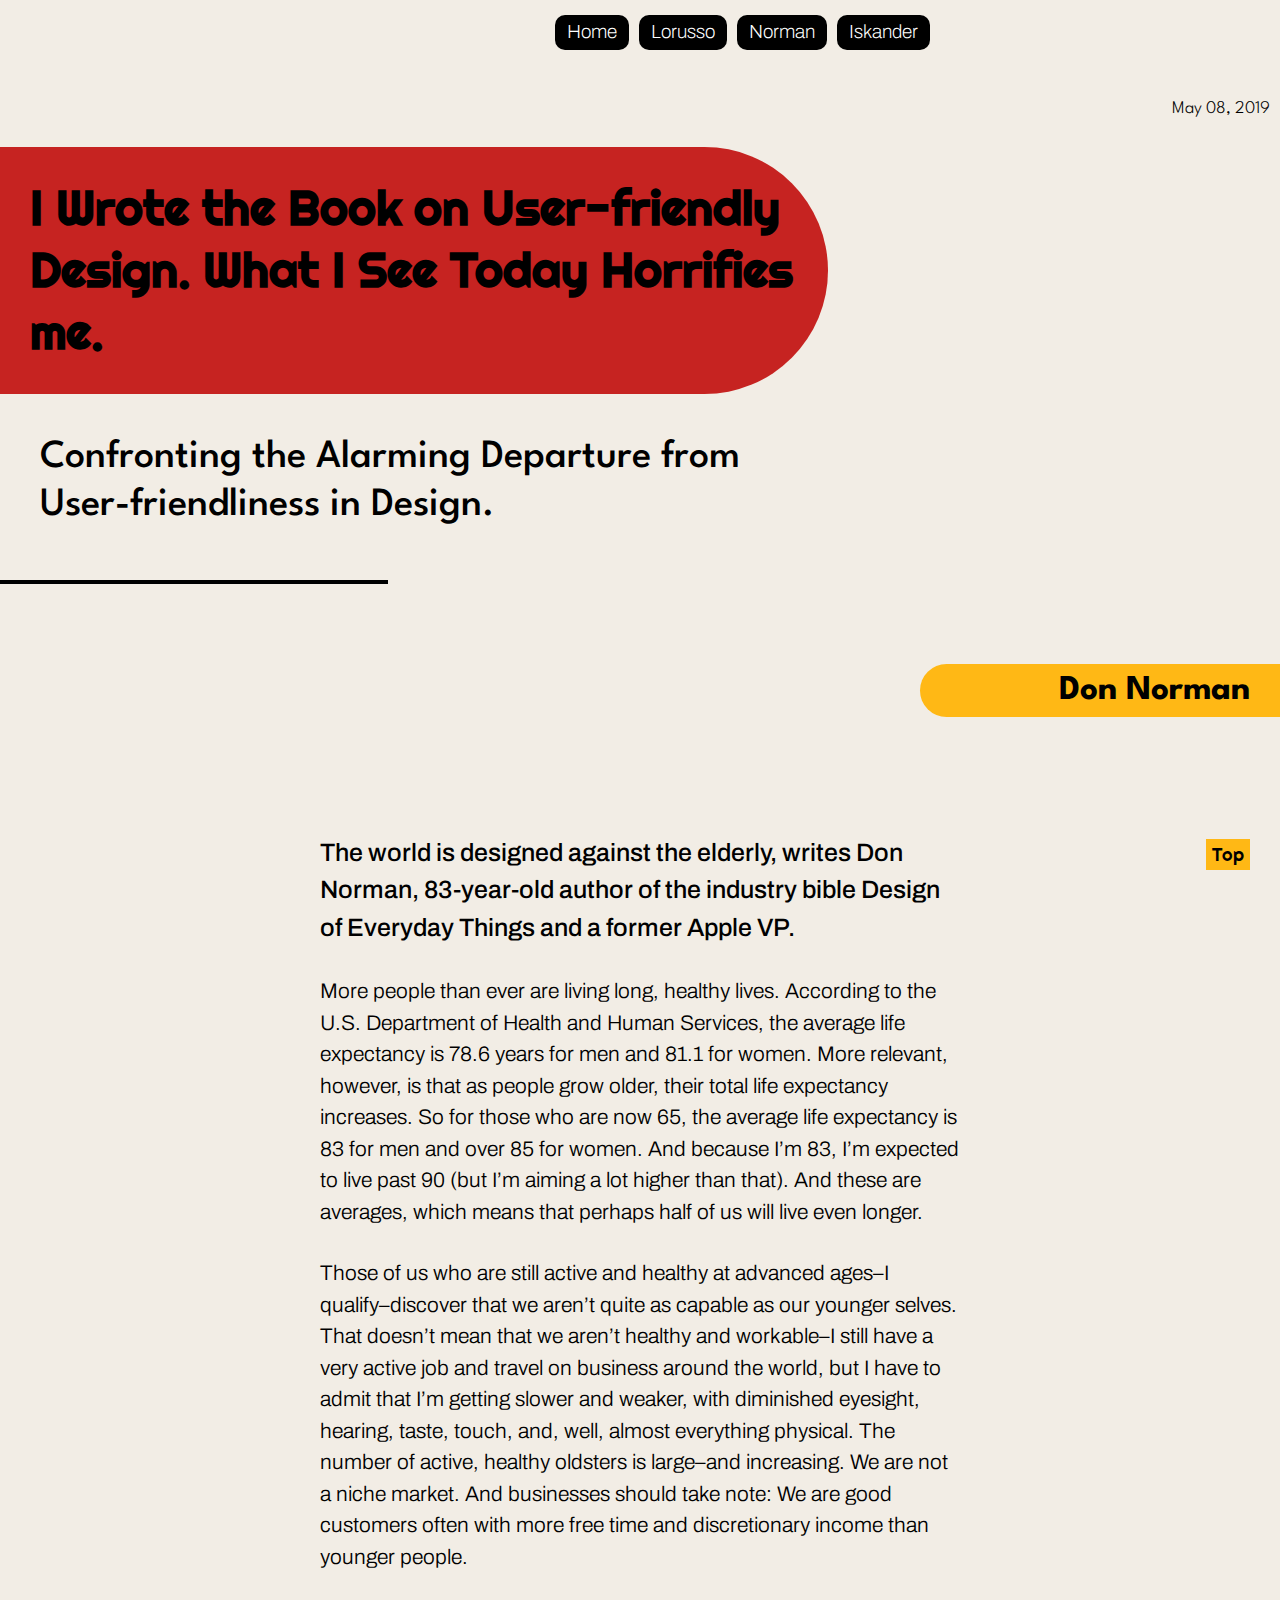
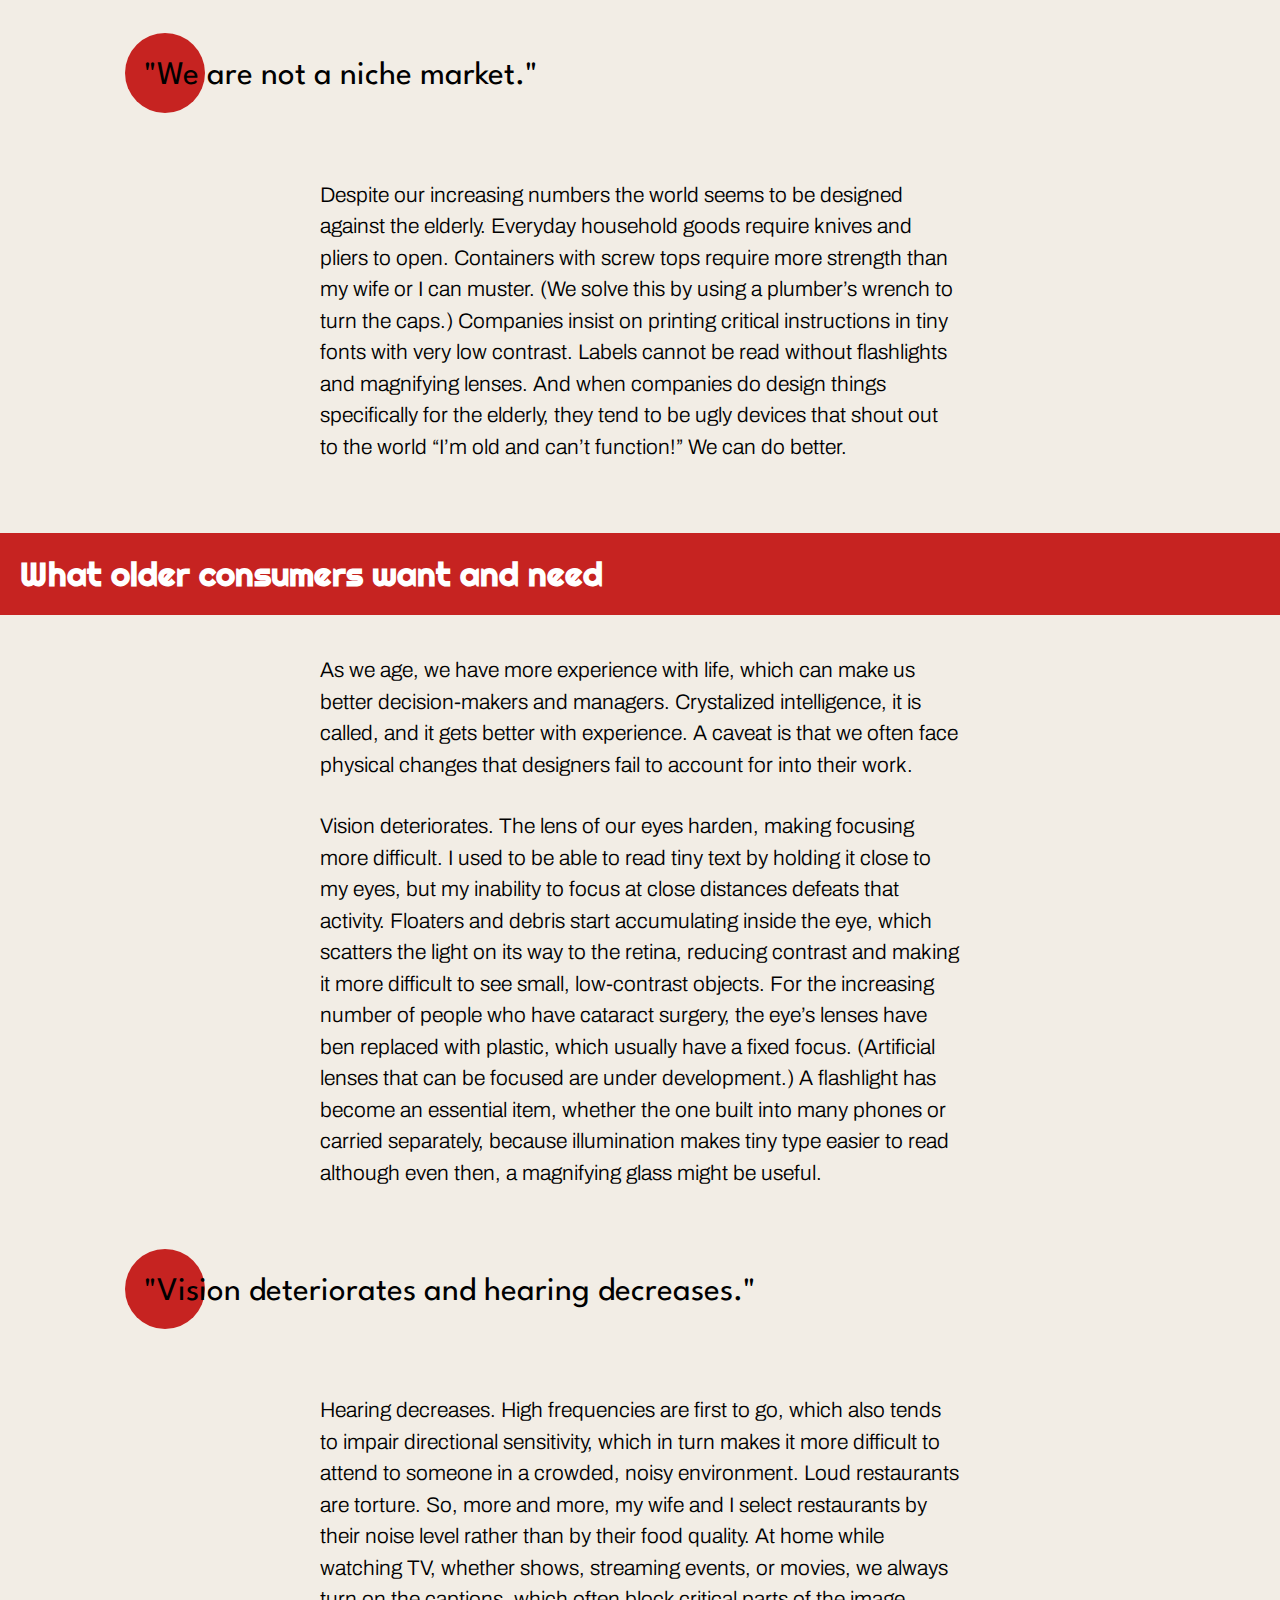
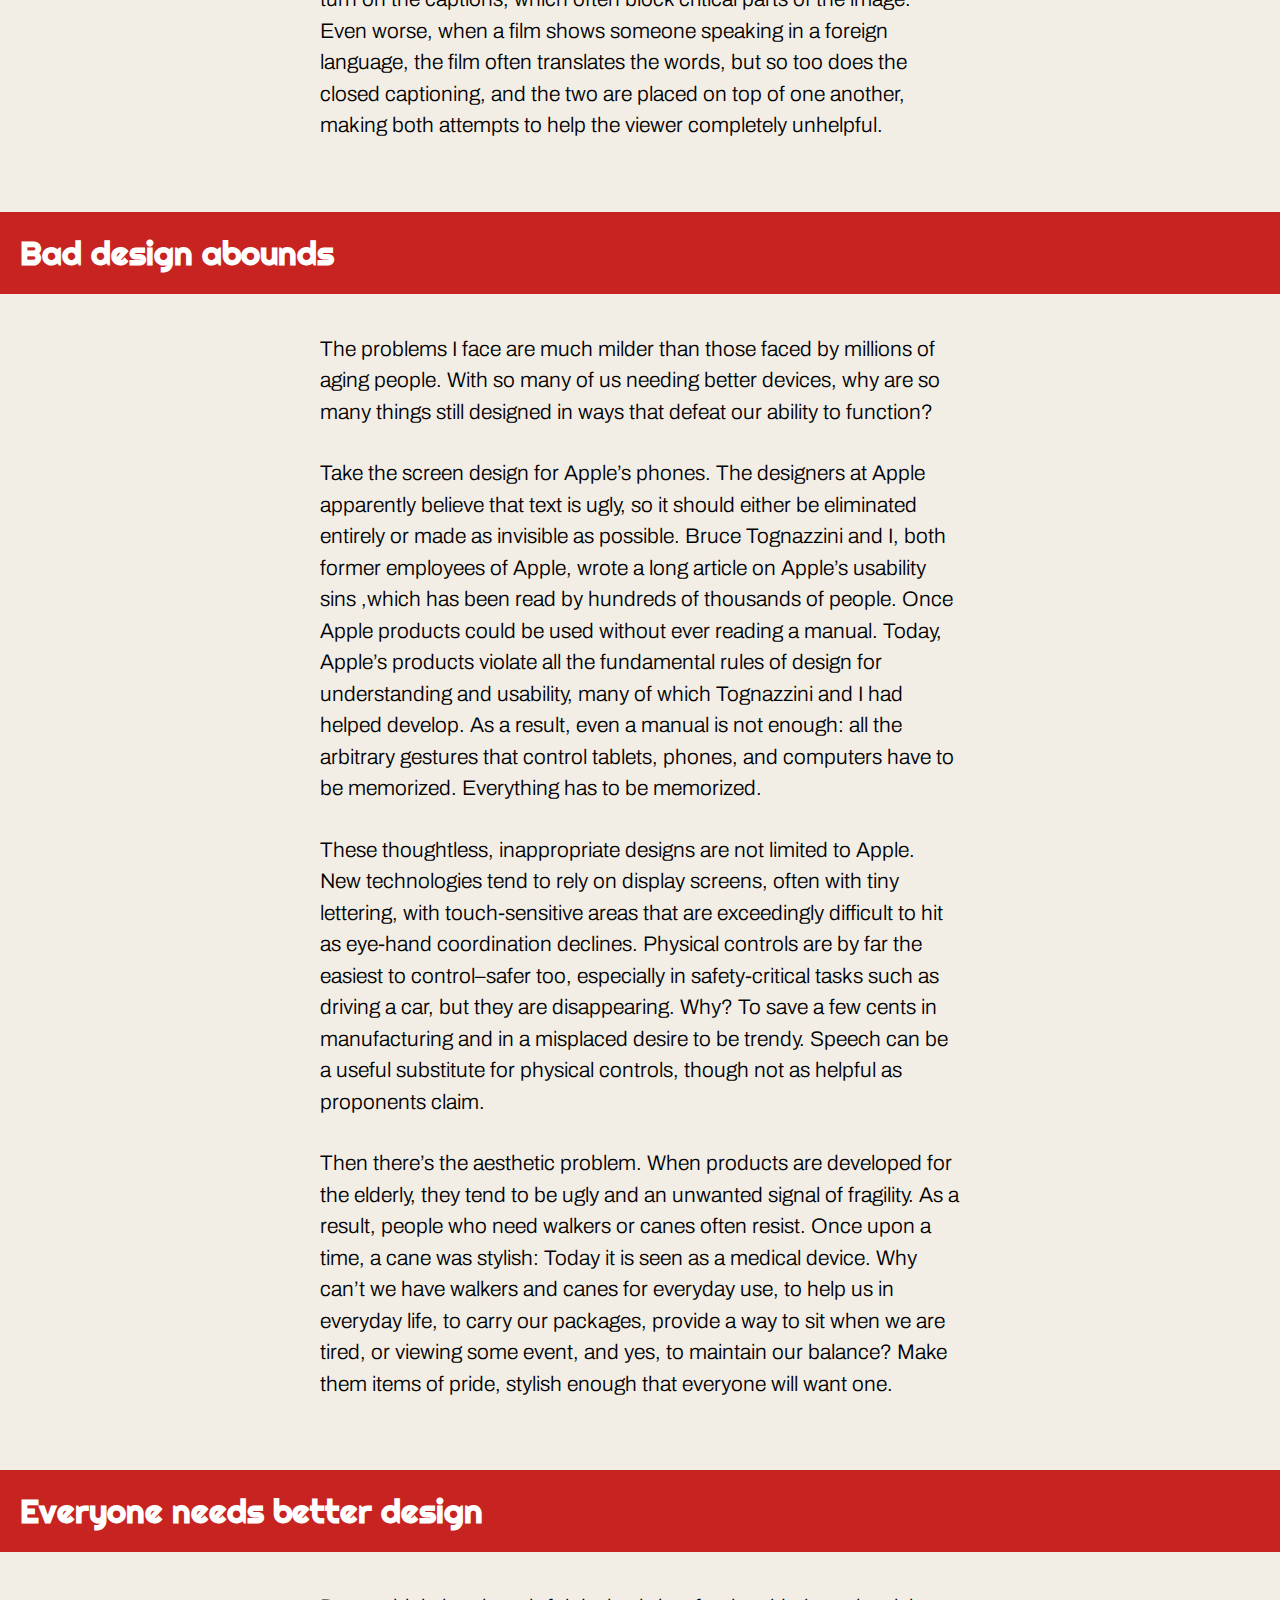
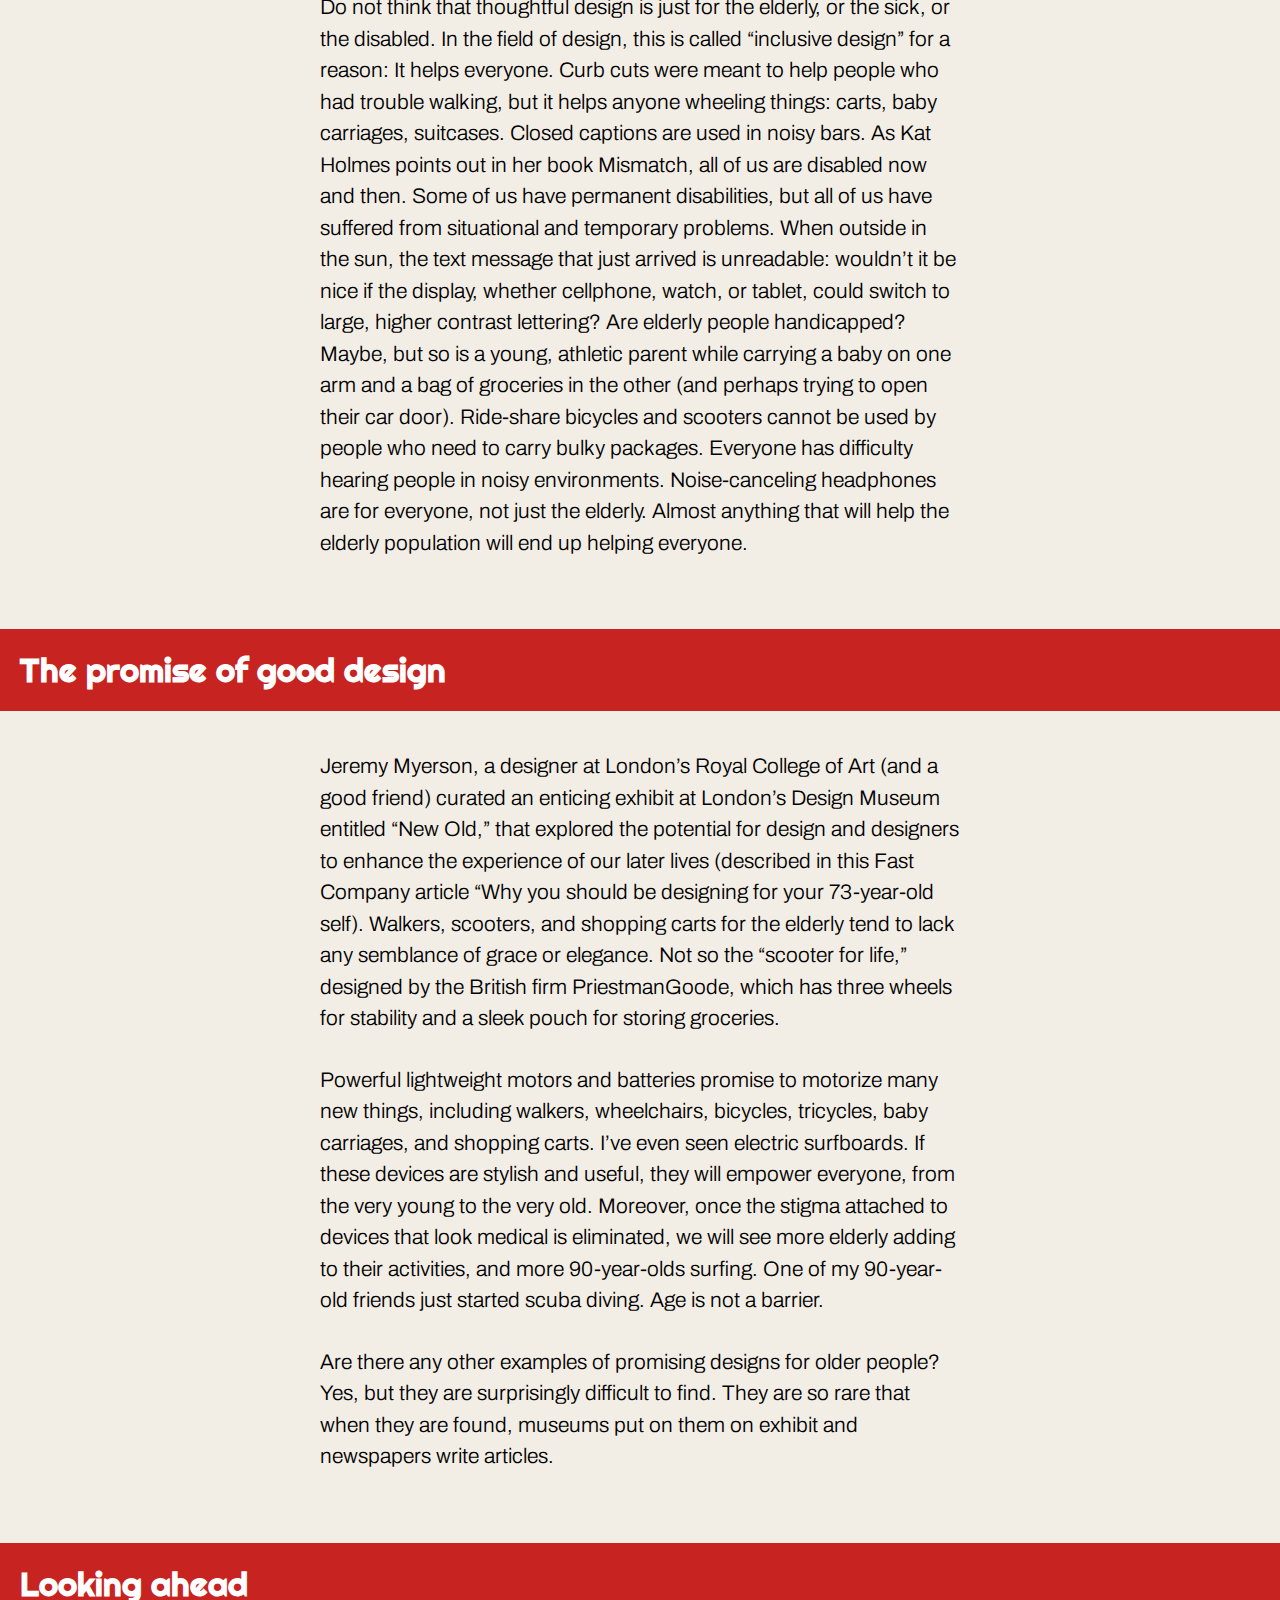
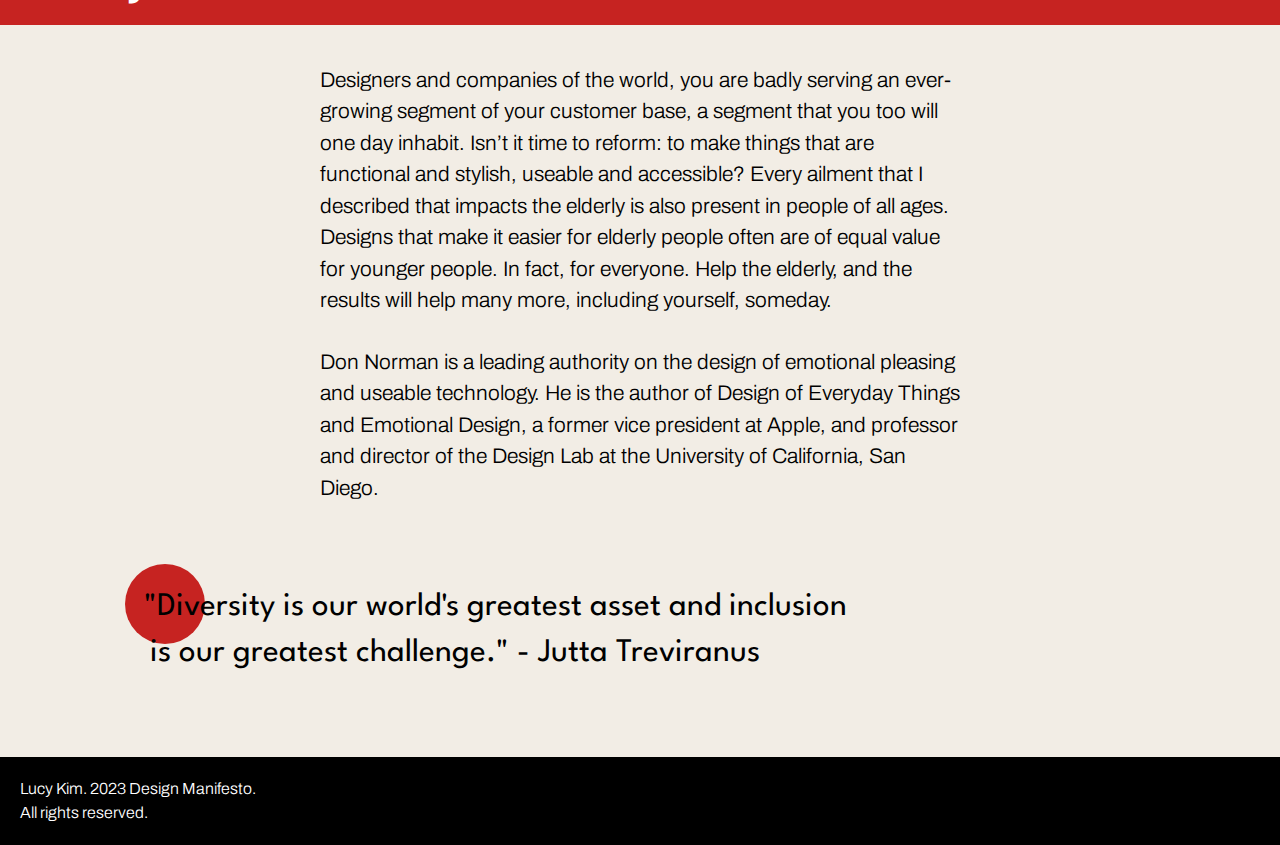
<file: Norman.html>
<!doctype html>
<html>
    <head>
        <meta charset="utf-8">
        <meta name="viewport" content="width=device-width, initial-scale=1">
        <link rel="stylesheet" href="common.css">
        <link rel="stylesheet" href="norman.css">
        <link rel="preconnect" href="https://fonts.googleapis.com"> 
        <link rel="preconnect" href="https://fonts.gstatic.com" crossorigin> 
        <link href="https://fonts.googleapis.com/css2?family=Archivo:ital,wght@0,100;0,200;0,300;0,400;0,500;0,600;0,700;0,800;0,900;1,100;1,200;1,300;1,400;1,500;1,600;1,700;1,800;1,900&family=League+Spartan:wght@100;200;300;400;500;600;700;800;900&family=Nanum+Myeongjo:wght@400;700;800&family=Righteous&family=Roboto+Serif:ital,opsz,wght@0,8..144,100;0,8..144,200;0,8..144,300;0,8..144,400;0,8..144,500;0,8..144,600;1,8..144,100;1,8..144,200;1,8..144,300;1,8..144,400;1,8..144,500;1,8..144,600&family=Roboto:ital,wght@0,100;0,300;1,100&display=swap" rel="stylesheet">
      </head>

<body>


    <div id="top-anchor"></div>

    <div class="top_button">
        <a href="#top-anchor">
            <h6>Top</h6>
        </a>
    </div>

    <header>
        <div class="logo">
            <h1><a href="index.html">Home</a></h1>
            <h1><a href="Lorusso.html">Lorusso</a></h1>
            <h1><a href="Norman.html">Norman</a></h1>
            <h1><a href="Iskander.html">Iskander</a></h1>
        </div>
    </header>


<!-- Don Norman text  -->
<section class="Norman">

    <div class="heading">
          <h5>May 08, 2019</h5>
        <h1>I Wrote the Book on User-friendly Design. What I See Today Horrifies me.</h1>
        <h2>Confronting the Alarming Departure from User-friendliness in Design.</h2>
        <div class="heading_line"></div>
        <h4>Don Norman</h4>        
    </div>

  
    <div class="intro_paragraph">
    <p>The world is designed against the elderly, writes Don Norman, 83-year-old author of the industry bible Design of Everyday Things and a former Apple VP.</p>
    </div>

    <div class="paragraphs">
            <p>More people than ever are living long, healthy lives. According to the U.S. Department of Health and Human Services, the average life expectancy is 78.6 years for men and 81.1 for women. More relevant, however, is that as people grow older, their total life expectancy increases. So for those who are now 65, the average life expectancy is 83 for men and over 85 for women. And because I’m 83, I’m expected to live past 90 (but I’m aiming a lot higher than that). And these are averages, which means that perhaps half of us will live even longer.</p>
            <p>Those of us who are still active and healthy at advanced ages–I qualify–discover that we aren’t quite as capable as our younger selves. That doesn’t mean that we aren’t healthy and workable–I still have a very active job and travel on business around the world, but I have to admit that I’m getting slower and weaker, with diminished eyesight, hearing, taste, touch, and, well, almost everything physical. The number of active, healthy oldsters is large–and increasing. We are not a niche market. And businesses should take note: We are good customers often with more free time and discretionary income than younger people.</p>
    
        <div class="blockquote_div">
            <div class="blockquote_circle"></div>
            <blockquote>"We are not a niche market."</blockquote>
        </div>
    
            <p>Despite our increasing numbers the world seems to be designed against the elderly. Everyday household goods require knives and pliers to open. Containers with screw tops require more strength than my wife or I can muster. (We solve this by using a plumber’s wrench to turn the caps.) Companies insist on printing critical instructions in tiny fonts with very low contrast. Labels cannot be read without flashlights and magnifying lenses. And when companies do design things specifically for the elderly, they tend to be ugly devices that shout out to the world “I’m old and can’t function!” We can do better.</p>
    </div>

    <!-- first section  -->
    <div class="paragraphs">
        <div class="h3_container">
            <h3>What older consumers want and need</h3>
        </div>

            <p>As we age, we have more experience with life, which can make us better decision-makers and managers. Crystalized intelligence, it is called, and it gets better with experience. A caveat is that we often face physical changes that designers fail to account for into their work.</p>
            <p>Vision deteriorates. The lens of our eyes harden, making focusing more difficult. I used to be able to read tiny text by holding it close to my eyes, but my inability to focus at close distances defeats that activity. Floaters and debris start accumulating inside the eye, which scatters the light on its way to the retina, reducing contrast and making it more difficult to see small, low-contrast objects. For the increasing number of people who have cataract surgery, the eye’s lenses have ben replaced with plastic, which usually have a fixed focus. (Artificial lenses that can be focused are under development.) A flashlight has become an essential item, whether the one built into many phones or carried separately, because illumination makes tiny type easier to read although even then, a magnifying glass might be useful.</p>
    
        <div class="blockquote_div">
            <div class="blockquote_circle"></div>
            <blockquote>"Vision deteriorates and hearing decreases."</blockquote>
        </div>

            <p>Hearing decreases. High frequencies are first to go, which also tends to impair directional sensitivity, which in turn makes it more difficult to attend to someone in a crowded, noisy environment. Loud restaurants are torture. So, more and more, my wife and I select restaurants by their noise level rather than by their food quality. At home while watching TV, whether shows, streaming events, or movies, we always turn on the captions, which often block critical parts of the image. Even worse, when a film shows someone speaking in a foreign language, the film often translates the words, but so too does the closed captioning, and the two are placed on top of one another, making both attempts to help the viewer completely unhelpful.</p>
    </div>

    <!-- second section  -->
    <div class="paragraphs">
        <div class="h3_container">
            <h3>Bad design abounds</h3>
        </div>

            <p>The problems I face are much milder than those faced by millions of aging people. With so many of us needing better devices, why are so many things still designed in ways that defeat our ability to function?</p>
            <p>Take the screen design for Apple’s phones. The designers at Apple apparently believe that text is ugly, so it should either be eliminated entirely or made as invisible as possible. Bruce Tognazzini and I, both former employees of Apple, wrote a long article on Apple’s usability sins ,which has been read by hundreds of thousands of people. Once Apple products could be used without ever reading a manual. Today, Apple’s products violate all the fundamental rules of design for understanding and usability, many of which Tognazzini and I had helped develop. As a result, even a manual is not enough: all the arbitrary gestures that control tablets, phones, and computers have to be memorized. Everything has to be memorized.</p>
            <p>These thoughtless, inappropriate designs are not limited to Apple. New technologies tend to rely on display screens, often with tiny lettering, with touch-sensitive areas that are exceedingly difficult to hit as eye-hand coordination declines. Physical controls are by far the easiest to control–safer too, especially in safety-critical tasks such as driving a car, but they are disappearing. Why? To save a few cents in manufacturing and in a misplaced desire to be trendy. Speech can be a useful substitute for physical controls, though not as helpful as proponents claim.</p>
            <p>Then there’s the aesthetic problem. When products are developed for the elderly, they tend to be ugly and an unwanted signal of fragility. As a result, people who need walkers or canes often resist. Once upon a time, a cane was stylish: Today it is seen as a medical device. Why can’t we have walkers and canes for everyday use, to help us in everyday life, to carry our packages, provide a way to sit when we are tired, or viewing some event, and yes, to maintain our balance? Make them items of pride, stylish enough that everyone will want one.</p>
    </div>

    <!-- third section  -->
    <div class="paragraphs">
        <div class="h3_container">
            <h3>Everyone needs better design</h3>
        </div>

            <p>Do not think that thoughtful design is just for the elderly, or the sick, or the disabled. In the field of design, this is called “inclusive design” for a reason: It helps everyone. Curb cuts were meant to help people who had trouble walking, but it helps anyone wheeling things: carts, baby carriages, suitcases. Closed captions are used in noisy bars. As Kat Holmes points out in her book Mismatch, all of us are disabled now and then. Some of us have permanent disabilities, but all of us have suffered from situational and temporary problems. When outside in the sun, the text message that just arrived is unreadable: wouldn’t it be nice if the display, whether cellphone, watch, or tablet, could switch to large, higher contrast lettering? Are elderly people handicapped? Maybe, but so is a young, athletic parent while carrying a baby on one arm and a bag of groceries in the other (and perhaps trying to open their car door). Ride-share bicycles and scooters cannot be used by people who need to carry bulky packages. Everyone has difficulty hearing people in noisy environments. Noise-canceling headphones are for everyone, not just the elderly. Almost anything that will help the elderly population will end up helping everyone.</p>
    </div>

    <!-- fourth section  -->
    <div class="paragraphs">
        <div class="h3_container">
            <h3>The promise of good design</h3>
        </div>

            <p>Jeremy Myerson, a designer at London’s Royal College of Art (and a good friend) curated an enticing exhibit at London’s Design Museum entitled “New Old,” that explored the potential for design and designers to enhance the experience of our later lives (described in this Fast Company article “Why you should be designing for your 73-year-old self). Walkers, scooters, and shopping carts for the elderly tend to lack any semblance of grace or elegance. Not so the “scooter for life,” designed by the British firm PriestmanGoode, which has three wheels for stability and a sleek pouch for storing groceries.</p>
            <p>Powerful lightweight motors and batteries promise to motorize many new things, including walkers, wheelchairs, bicycles, tricycles, baby carriages, and shopping carts. I’ve even seen electric surfboards. If these devices are stylish and useful, they will empower everyone, from the very young to the very old. Moreover, once the stigma attached to devices that look medical is eliminated, we will see more elderly adding to their activities, and more 90-year-olds surfing. One of my 90-year-old friends just started scuba diving. Age is not a barrier.</p>
            <p>Are there any other examples of promising designs for older people? Yes, but they are surprisingly difficult to find. They are so rare that when they are found, museums put on them on exhibit and newspapers write articles.</p>
    </div>

    <!-- fifth section  -->
    <div class="paragraphs">
        <div class="h3_container">
            <h3>Looking ahead</h3>
        </div>

            <p>Designers and companies of the world, you are badly serving an ever-growing segment of your customer base, a segment that you too will one day inhabit. Isn’t it time to reform: to make things that are functional and stylish, useable and accessible? Every ailment that I described that impacts the elderly is also present in people of all ages. Designs that make it easier for elderly people often are of equal value for younger people. In fact, for everyone. Help the elderly, and the results will help many more, including yourself, someday.</p>
    </div>

    <div class="paragraphs">
        <p><italics>Don Norman is a leading authority on the design of emotional pleasing and useable technology. He is the author of Design of Everyday Things and Emotional Design, a former vice president at Apple, and professor and director of the Design Lab at the University of California, San Diego.</italics></p>
    </div>

    <div class="blockquote_div">
        <div class="blockquote_circle"></div>
        <blockquote>"Diversity is our world's greatest asset and inclusion is our greatest challenge." - Jutta Treviranus</blockquote>
    </div>


    <div class="divider_section">
        <div class="divider"></div>
        <div class="divider"></div>
        <div class="divider"></div>
        <div class="divider"></div>
        <div class="divider"></div>
        <div class="divider"></div>
        <div class="divider"></div>
        <div class="divider"></div>
        <div class="divider"></div>
        <div class="divider"></div>
        <div class="divider"></div>
        <div class="divider"></div>
        <div class="divider"></div>
    </div>

</section>

</body>

<footer>
    <p>Lucy Kim. 2023 Design Manifesto. </p>
    <p>All rights reserved.</p> 
 </footer>

 </html>
</file>
<file: common.css>
/* Variables  */
:root {
--accent-1-font: righteous;
--accent-2-font: league spartan;
--paragraph-font: archivo;
--navbar-font: archivo;
--red: #C62321;
--yellow: #FFB815;
--yellow-hover:  #FF8A00;
--blue: #004FBE;
--body-background-color: #F2EDE5;
}




/* General CSS  */
* {
    margin: 0;
    padding: 0;
}

body {
    background-color: var(--body-background-color);
    scroll-behavior: smooth;
}

/* Nav bar header  */
header {
    margin-top: 15px;
    margin-bottom: 30px;
}

.logo {
    margin: auto;
    text-align: center;
    max-width: 170px;
    display: flex;
    justify-content: space-around;
    gap: 10px;
}

.logo h1 {
    font-family: var(--navbar-font);
    font-weight: 200;
    font-size: 15px;
    background-color: black;
    border-radius: 10px;
    padding: 5px 12px;
    width: 50%;
    margin: auto;
    transition: 0.3s ease-in-out;
}

.logo h1:hover {
    background-color: var(--red);
    font-size: 17px;
}

a {
    text-decoration: none;
    color: white;
    transition: color 0.1s ease-in-out;
}

/* Article heading  */
/* Article heading  */
/* Article heading  */
        .heading {
            margin-top: 50px;
            margin-bottom: 170px;
        }

    /* Date  */
        h5 {
            font-weight: 300;
            text-align: right;
            margin-right: 10px;
            margin-bottom: 30px;
        }

    /* Article title  */
        h1 {
            font-family: var(--accent-1-font);
            font-size: 40px;
            display: inline-block;
            line-height: 1.2;
            background-color: var(--red);
            border-radius: 0 220px 220px 0;
            width: 90%;
            margin-top: 0;
            margin-bottom: 40px;
            padding: 20px;
        }

    /* Article subtitle  */
        h2 {
            font-size: 30px;
            line-height: 1.2;
            font-weight: 500;
            padding-left: 20px;
            max-width: 500px;
            margin-bottom: 30px;
        }

        .intro_paragraph p {
            font-weight: 500;
            font-size: 20px;
        }

    /* heading line  */

    .heading_line {
        border: black solid 2px;
        width: 60%;
        margin-bottom: 40px;
    }

    /* Author name  */
        h4 {
            font-size: 23px;
            background-color: var(--yellow);
            border-radius: 200px 0 0 200px;
            padding: 10px;
            padding-right: 30px;
            text-align: right;
            min-width: 300px;
            float: right;
        }


/* Article section  */

h2, h4, h5, blockquote {
    font-family: var(--accent-2-font);
}

/* divider  */
.divider_section_container {
    flex-direction: row;
    display: grid;
    grid-template-columns: repeat(auto-fit, minmax(170px, 1fr));
    gap: 10px;
    margin-bottom: 50px;
}

.divider_section {
    display: grid;
    grid-template-columns: repeat(auto-fit, minmax(20px, 1fr));
    grid-template-rows: repeat(1, 1fr); 
    gap: 10px;
  }
  
  .divider {
    width: 20px;
    height: 20px;
    border-radius: 50%;
    background-color: var(--blue); 
  
    &:nth-child(odd) {
      border-radius: 0;
      background-color: var(--red); 
    }
  }

    .divider_section:nth-child(n+3) {
        display: none;
    }

  /* Subheading  */
h3 {
    color: white;
    font-family: var(--accent-1-font);
    background-color: var(--red);
    padding: 20px;
    margin-bottom: 40px;
    padding-left: 20px;
    margin-top: 70px;
    font-size: 23px;
    /* transition: all 1s ease; */
}

.h3_container {
    margin-top: 30px;
    position: sticky;
    top: 0;
    z-index: 2;
}

/* paragraphs  */
p {
    font-family: var(--paragraph-font);
    line-height: 1.5;
    font-size: 18px;
    font-weight: 300;
    width: 90%;
    margin: auto;
    margin-bottom: 30px;
}

/* blockquote  */
blockquote {
    font-weight: 400;
    font-size: 25px;
    text-indent: -6px;
    margin: 45px 0 45px 45px;
    line-height: 1.2;
    position: relative;
    width: 80%;
}

.blockquote_div {
    position: relative;
}

.blockquote_circle {
    width: 60px;
    height: 60px;
    border-radius: 50%;
    background-color: var(--red); 
    position: absolute;
    left: 26px;
    transform: translateY(-25%);
}

/* top button  */
.top_button {
    position: fixed;
    bottom: 30px;
    right: 30px;
    cursor: pointer;
    background-color: var(--yellow);
    z-index: 5;
}

.top_button h6 {
    color: black;
    font-family: var(--accent-1-font);
    font-size: 18px;
    font-weight: 400;
    transition: 0.1s ease-in-out;
    padding: 4px 6px 4px 6px;
}

/* footer  */
footer {
    background-color: black;
    color: white;
    padding: 20px;
}

footer p {
    font-size: 16px;
    margin-bottom: 0;
    margin-left: 0;
}


/* Tablet media query  */
/* Tablet media query  */
/* Tablet media query  */
@media (min-width: 720px) {
    
    p {
        width: 60%;
        font-size: 20px;
    }
    
    .intro_paragraph p {
        font-size: 24px;
    }

    h3 {
        font-size: 30px;
    }

    blockquote {
        /* font-weight: 500; */
        font-size: 30px;
        width: 60%;
        line-height: 1.3;
        margin: 60px 0 60px 80px;
    }

    .blockquote_circle {
        width: 70px;
        height: 70px;
        left: 60px;
    }

    .heading h1 {
        max-width: 65%;
        font-size: 48px;
        padding: 30px;
    }

    h2 {
        max-width: 600px;
        font-size: 35px;
        padding-left: 30px;
    }

    h4 {
        font-size: 30px;
        padding-left: 30px;
        margin-top: 40px;
    }

    h5 {
        font-size: 18px;
    }

    .heading {
        margin-bottom: 200px;
    }

    .top_button h6:hover {
        font-size: 23px;
        background-color: var(--yellow-hover);
    }

    .heading_line {
        margin-top: 50px;
        width: 50%;
    }

}

/* Desktop media query */
/* Desktop media query */
/* Desktop media query */
@media (min-width: 1280px) {
    p {
        width: 50%;
        font-size: 21px;
    }

    .intro_paragraph p {
        font-size: 25px;
    }

    h3 {
        font-size: 33px;
    }

    blockquote {
        font-size: 33px;
        width: 55%;
        line-height: 1.4;
        margin: 80px 0 80px 150px;
    }

    .blockquote_circle {
        width: 80px;
        height: 80px;
        left: 125px;
    }

    h1 {
        width: 60%;
        font-size: 55px;
        line-height: 1.3;
        padding: 40px 20px 40px 50px;
    }

    h2 {
        max-width: 700px;
        font-size: 40px;
        padding-left: 40px;
    }

    h4 {
        font-size: 35px;
    }

    .heading {
        margin-bottom: 250px;
    }

    .heading_line {
        margin-top: 50px;
        width: 30%;
    }

    .logo h1 {
        font-size: 19px;
    }

    .logo h1:hover {
        font-size: 21px;
    }

}

/* All these media queries just for the divider.. */
/* All these media queries just for the divider.. */
/* All these media queries just for the divider.. */
@media (min-width: 530px) {
    .divider_section:nth-child(n+3) {
        display: grid;
    }
     .divider_section:nth-child(n+4) {
        display: none;
    }
}

@media (min-width: 710px) {
    .divider_section:nth-child(n+4) {
        display: grid;
    }

    .divider_section:nth-child(n+5) {
       display: none;
   }
}

@media (min-width: 890px) {
    .divider_section:nth-child(n+5) {
        display: grid;
    }

    .divider_section:nth-child(n+6) {
       display: none;
   }
}

@media (min-width: 1070px) {
    .divider_section:nth-child(n+6) {
        display: grid;
    }

    .divider_section:nth-child(n+7) {
       display: none;
   }
}
</file>
<file: landing-page.css>
/* Variables  */
:root {
    --accent-1-font: righteous;
    --accent-2-font: league spartan;
    --paragraph-font: archivo;
    --navbar-font: archivo;
    --red: #C62321;
    --yellow: #FFB815;
    --yellow-hover:  #FF8A00;
    --blue: #004FBE;
    --body-background-color: #F2EDE5;
    --summary-background-color:  #F8F5EE;
    }

.overview {
    margin-top: 50px;
}

.overview_title {
    margin-bottom: 50px;
}

.overview_title_shape_1 {
    background-color: var(--red);
    width: 230px;
    height: 180px;
}

.overview_title_shape_2 {
    background-color: var(--yellow);
    width: 210px;
    height: 210px;
    border-radius: 200px;
    margin-top: -150px;
    margin-left: 15%;
    
}

.overview_title_line {
    border: solid 1px black;
    width: 60%;
    margin-top: -30px;
    margin-left: auto;
}

.overview h1 {
    background-color: transparent;
    padding: 0;
    margin-top: -180px;
    margin-bottom: 40px;
    font-size: 73px;
    font-weight: 500;
    line-height: 1.1;
    text-align: center;
    justify-content: center;
    width: auto;
    display: block;
}

.overview_intro {
    margin-bottom: 50px;
    margin: auto;
}


.overview p {
    width: 90%;
    font-weight: 500;
    font-size: 20px;
    max-width: 600px;
}

.colophon p {
    width: 90%;
    max-width: 600px;
}

.articles {
    margin-top: 80px;
    display: flex;
    flex-direction: column;
    justify-content: center;
    margin-bottom: 100px;
}

.articles_summary {
    margin-bottom: 30px;
    display: flex;
    flex-direction: column;
}

.articles_summary:nth-child(3) {
    margin: 0;
}

.articles_summary summary {
    background-color: var(--yellow);
    border-radius: 0px 100px 100px 0px;
    font-family: var(--accent-2-font);
    font-size: 25px;
    font-weight: 600;
    padding: 22px;
    display: flex;
    align-items: center;
    justify-content: space-between;
}

.articles_summary summary:hover {
    background-color: var(--yellow-hover);
}

.articles_summary_title {
    width: 100%;
}

.articles_summary:nth-child(3) {
    margin: 0;
}

.articles_summary_title {
    width: 100%;
}


.articles_summary details summary {
    cursor: pointer;
}

.articles_summary details summary::after {
    content: '\25B2';
}

.articles_summary details[open] summary::after {
    content: '\25BC'; 
}

.articles_summary h1 {
    font-family: var(--accent-2-font);
    font-size: 32px;
    font-weight: 600;
    margin: 0;
    padding: 0;
    background-color: transparent;
}

.articles_summary h2 {
    font-family: var(--accent-2-font);
    font-size: 20px;
    font-weight: 400;
    margin: 0;
    padding: 0;
}

.summary_text {
    background-color: var(--summary-background-color);
    border-radius: 15px;
    padding-top: 1px;
    padding-bottom: 1px;
    padding-right: 20px;
    margin-top: 10px;
    margin-right: 15px;
}

.summary_text a:hover {
    font-size: 40px;
    font-weight: 600;
    color: var(--red);
}

/* details summary::-webkit-details-marker {
    display:none;
  } */

.summary_text a {
    display: block;
    text-align: right; 
    font-size: 30px; 
    margin-top: 10px;
    color: black;
    padding-bottom: 10px;
}

.articles_summary p {
    margin-top: 20px;
    padding-left: 5px;
    margin-left: 20px;
    margin-bottom: 10px;
    width: 90%;
}

.colophon h3 {
    margin-top: 0;
    color: black;
    background-color: transparent;
    border-bottom: solid gray 2px;
}

.colophon {
    margin-top: 30px;
}

.colophon p:nth-child(4) {
    font-size: 15px;
}

.divider_section {
    margin-top: 50px;
}

/* overview shapes media query */
/* overview shapes media query */
/* overview shapes media query */
@media (min-width: 589px) {
 .overview_title_line {
    margin-bottom: 80px;
 }

 .overview_title h1 {
    margin-top: -200px;
 }

 .overview_title_shape_1 {
    width: 300px;
    height: 220px;
 }

 .overview_title_shape_2 {
    width: 260px;
    height: 260px;
    margin-top: -180px;
 }

}

/* landing-page articles media query */
/* landing-page articles media query */
/* landing-page articles media query */

@media (min-width: 975px) {
    .overview h1 {
        font-size: 100px;
    }

    .overview_title_line {
        margin-bottom: 120px;
        width: 40%;
     }
    
     .overview_title h1 {
        margin-top: -250px;
     }
    
     .overview_title_shape_1 {
        width: 360px;
        height: 250px;
     }
    
     .overview_title_shape_2 {
        width: 320px;
        height: 320px;
        margin-top: -210px;
     }

    .articles {
        flex-direction: row;
        flex-wrap: wrap;
    }

    .articles_summary {
        width: 32.5%;
        padding-right: 7px;
    }

    .articles_summary_title {
        padding: 17px 0 17px 0;
    }

    .articles_summary h1 {
        font-size: 22px;
    }

    .articles_summary h2 {
        font-size: 17px;
    }

    .articles_summary p {
        font-size: 17px;
    }

    .overview h1 {
        margin-bottom: 80px;
    }

    .overview_intro {
        display: flex;
        flex-direction: row;
        margin: 40px;
        justify-content: space-between;
    }

    .overview_intro p {
        font-size: 22px;
    }

    .colophon_paragraph {
        display: flex;
        flex-direction: row;
        margin: 40px;
        justify-content: space-between;
    }
}

@media (min-width: 1080px) {

    .articles_summary h1 {
        font-size: 25px;
    }

    .articles_summary h2 {
        font-size: 19px;
    }

    .articles_summary p {
        font-size: 19px;
    }
}


/* Desktop media query */
/* Desktop media query */
/* Desktop media query */
@media (min-width: 1280px) {
    .overview h1 {
        font-size: 100px;
    }

    .articles_summary_title {
        padding: 20px 0 20px 0;
    }
    .articles_summary h1 {
        font-size: 26px;
    }

    .articles_summary h2 {
        font-size: 22px;
    }

    .overview_intro, .colophon_paragraph {
        margin: 80px;
    }

    .overview_title_line {
        margin-bottom: 150px;
        width: 30%;
     }
    
     .overview_title h1 {
        margin-top: -250px;
     }
    
     .overview_title_shape_1 {
        width: 420px;
        height: 270px;
     }
    
     .overview_title_shape_2 {
        width: 380px;
        height: 380px;
        margin-top: -210px;
     }

}
</file>
<file: lorusso.css>
/* For Lorusso  */
.heading h1 {
    font-size: 53px;
}
</file>
<file: norman.css>
.intro_paragraph h2 {
    font-size: 22px;
}

/* Tablet media query  */
/* Tablet media query  */
/* Tablet media query  */
@media (min-width: 720px) {

    .intro_paragraph h2 {
        width: 60%;
        font-size: 28px;
    }
}

/* Desktop media query */
/* Desktop media query */
/* Desktop media query */
@media (min-width: 1280px) {
  
    .intro_paragraph h2 {
        width: 50%;
        font-size: 32px;
    }
}
</file>
